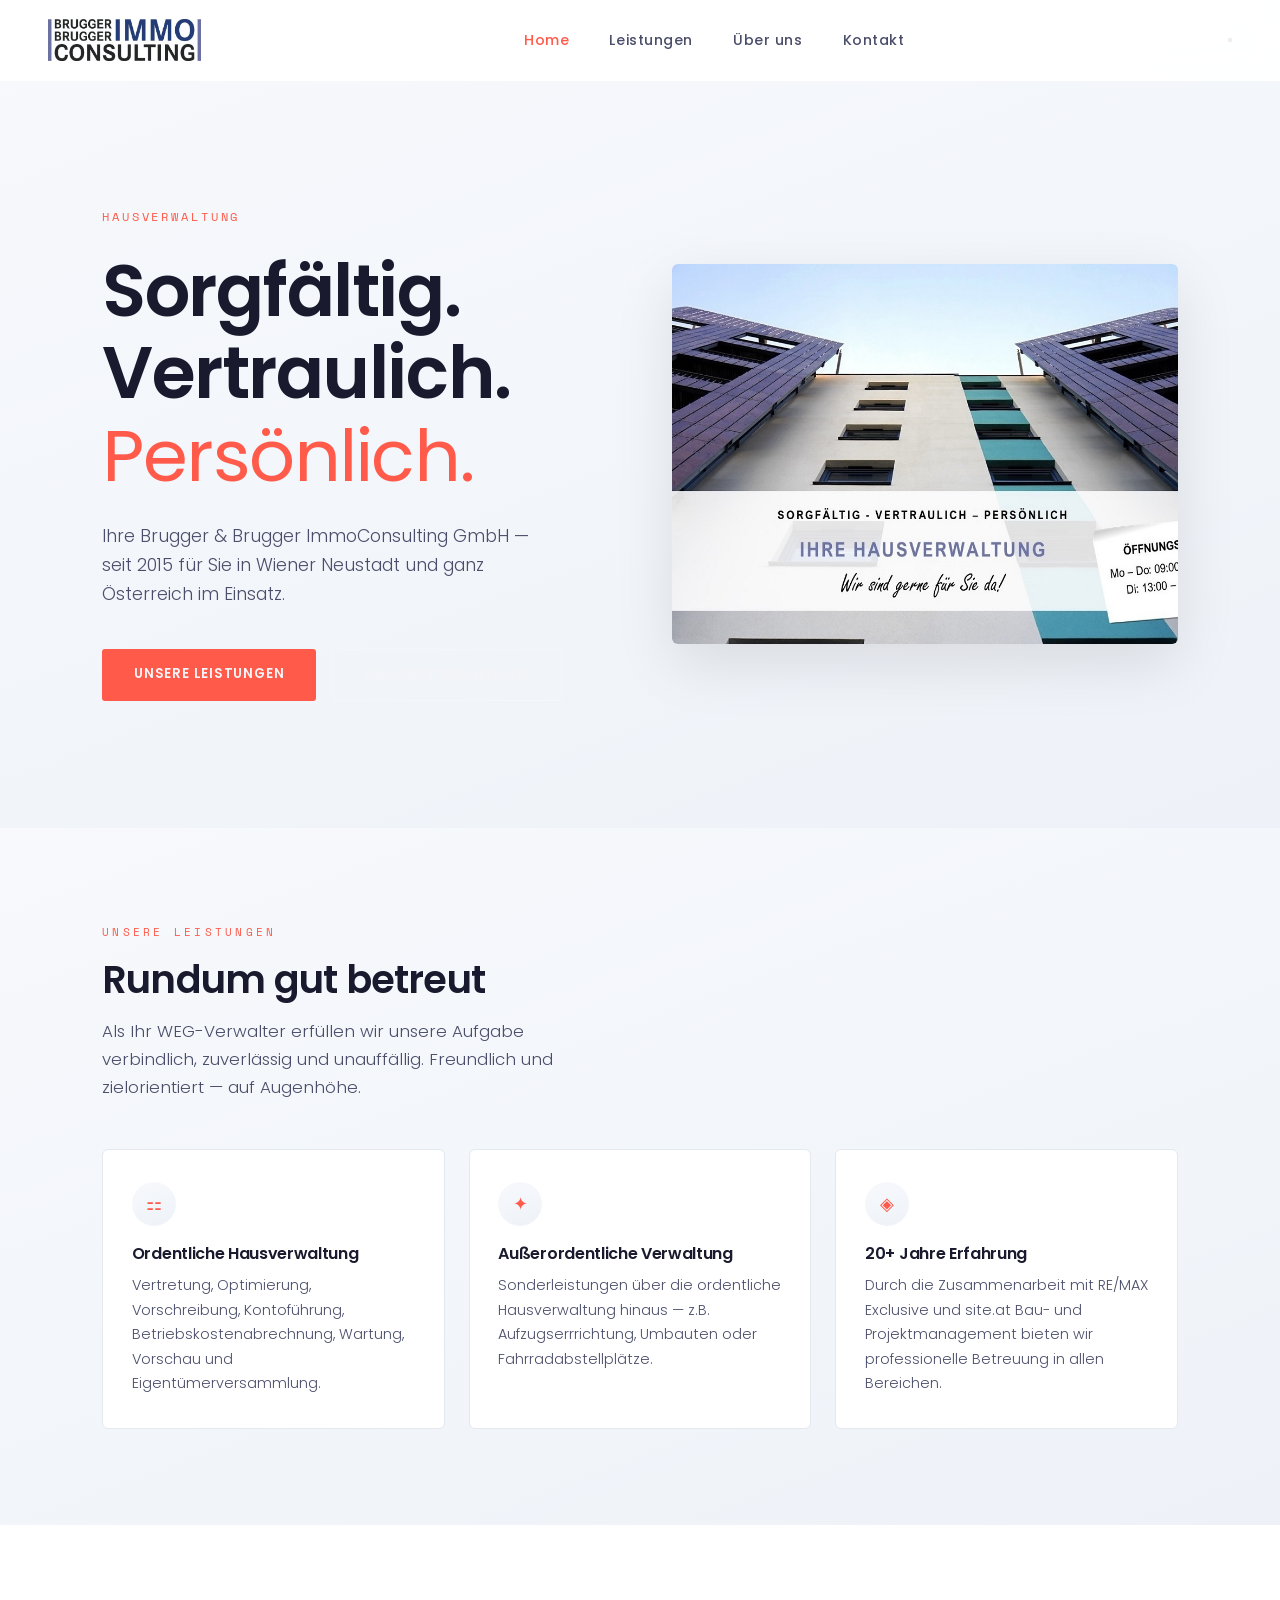
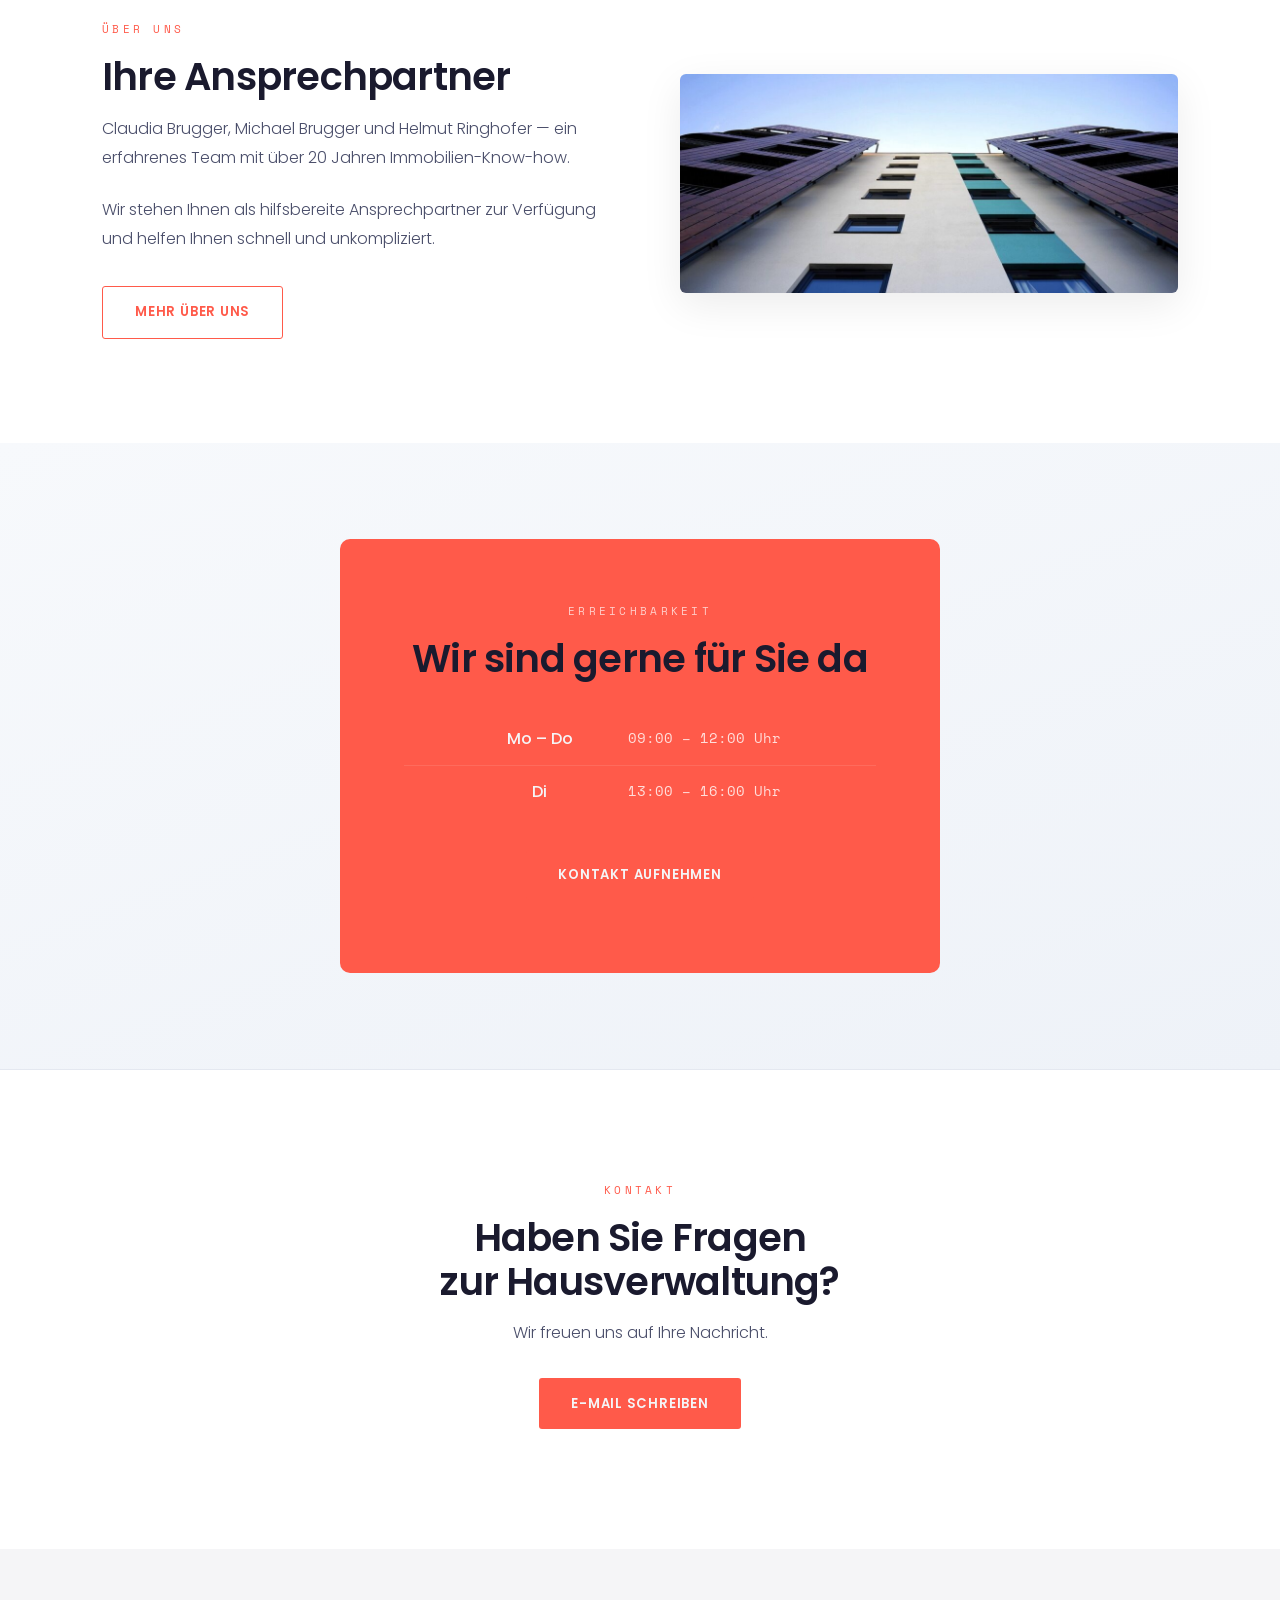
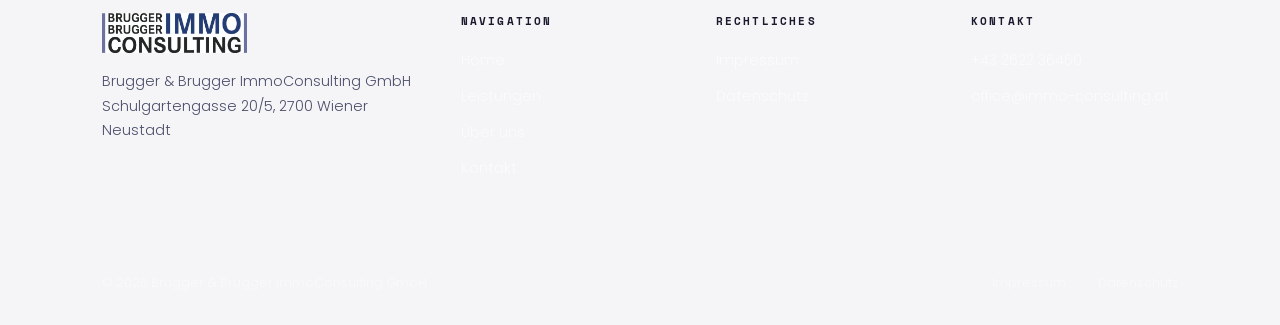
<file: index.html>
<!DOCTYPE html>
<html lang="de">
<head>
  <meta charset="UTF-8">
  <meta name="viewport" content="width=device-width, initial-scale=1.0">
  <title>Immo-Consulting — Hausverwaltung</title>
  <meta name="description" content="Brugger & Brugger ImmoConsulting GmbH — Ihre Hausverwaltung in Wiener Neustadt. Sorgfältig, vertraulich, persönlich.">
  <link rel="preconnect" href="https://fonts.googleapis.com">
  <link href="https://fonts.googleapis.com/css2?family=Poppins:wght@300;400;500;600;700&family=Space+Mono:wght@400;500&display=swap" rel="stylesheet">
  <link rel="stylesheet" href="css/style.css">
</head>
<body>

<nav class="nav">
  <a href="index.html" class="nav__logo">
    <img src="img/logo.jpg" alt="Immo-Consulting Logo">
  </a>
  <ul class="nav__links">
    <li><a href="index.html" class="active">Home</a></li>
    <li><a href="leistungen.html">Leistungen</a></li>
    <li><a href="ueber-uns.html">Über uns</a></li>
    <li><a href="kontakt.html">Kontakt</a></li>
  </ul>
  <button class="nav__burger" aria-label="Menu">
    <span></span><span></span><span></span>
  </button>
</nav>
<div class="nav__backdrop" id="navBackdrop"></div>

<!-- HERO -->
<section class="hero">
  <div class="hero__inner">
    <div class="hero__content">
      <div class="hero__tag">Hausverwaltung</div>
      <h1>Sorgfältig.<br>Vertraulich.<br><span class="accent">Persönlich.</span></h1>
      <p class="hero__sub">Ihre Brugger & Brugger ImmoConsulting GmbH — seit 2015 für Sie in Wiener Neustadt und ganz Österreich im Einsatz.</p>
      <div class="hero__btns">
        <a href="leistungen.html" class="btn btn--primary">Unsere Leistungen</a>
        <a href="kontakt.html" class="btn btn--outline">Kontakt aufnehmen</a>
      </div>
    </div>
    <div class="hero__image">
      <img src="img/hero.jpg" alt="Immo-Consulting">
    </div>
  </div>
</section>

<!-- SERVICES TEASER -->
<section class="section section--light">
  <div class="container">
    <div class="section__tag">Unsere Leistungen</div>
    <h2 class="section__title">Rundum gut betreut</h2>
    <p class="section__desc">Als Ihr WEG-Verwalter erfüllen wir unsere Aufgabe verbindlich, zuverlässig und unauffällig. Freundlich und zielorientiert — auf Augenhöhe.</p>

    <div class="services-grid">
      <div class="service-card">
        <div class="service-card__icon">⚏</div>
        <h3>Ordentliche Hausverwaltung</h3>
        <p>Vertretung, Optimierung, Vorschreibung, Kontoführung, Betriebskostenabrechnung, Wartung, Vorschau und Eigentümerversammlung.</p>
      </div>
      <div class="service-card">
        <div class="service-card__icon">✦</div>
        <h3>Außerordentliche Verwaltung</h3>
        <p>Sonderleistungen über die ordentliche Hausverwaltung hinaus — z.B. Aufzugserrrichtung, Umbauten oder Fahrradabstellplätze.</p>
      </div>
      <div class="service-card">
        <div class="service-card__icon">◈</div>
        <h3>20+ Jahre Erfahrung</h3>
        <p>Durch die Zusammenarbeit mit RE/MAX Exclusive und site.at Bau- und Projektmanagement bieten wir professionelle Betreuung in allen Bereichen.</p>
      </div>
    </div>
  </div>
</section>

<!-- TEAM TEASER -->
<section class="section">
  <div class="container">
    <div class="split-section">
      <div class="split-section__text">
        <div class="section__tag">Über uns</div>
        <h2 class="section__title">Ihre Ansprechpartner</h2>
        <p style="color: var(--text-light); margin-bottom: 1.5rem; font-weight: 300; line-height: 1.8;">
          Claudia Brugger, Michael Brugger und Helmut Ringhofer — ein erfahrenes Team mit über 20 Jahren Immobilien-Know-how.
        </p>
        <p style="color: var(--text-light); margin-bottom: 2rem; font-weight: 300; line-height: 1.8;">
          Wir stehen Ihnen als hilfsbereite Ansprechpartner zur Verfügung und helfen Ihnen schnell und unkompliziert.
        </p>
        <a href="ueber-uns.html" class="btn btn--outline btn--dark">Mehr über uns</a>
      </div>
      <div class="split-section__image">
        <img src="img/building.jpg" alt="Brugger & Brugger ImmoConsulting">
      </div>
    </div>
  </div>
</section>

<!-- OPENING HOURS -->
<section class="section section--light">
  <div class="container">
    <div class="hours-card">
      <div class="hours-card__inner">
        <div class="section__tag">Erreichbarkeit</div>
        <h2 class="section__title">Wir sind gerne für Sie da</h2>
        <div class="hours-list">
          <div class="hours-row">
            <span class="hours-day">Mo – Do</span>
            <span class="hours-time">09:00 – 12:00 Uhr</span>
          </div>
          <div class="hours-row">
            <span class="hours-day">Di</span>
            <span class="hours-time">13:00 – 16:00 Uhr</span>
          </div>
        </div>
        <div style="margin-top: 2rem;">
          <a href="kontakt.html" class="btn btn--primary">Kontakt aufnehmen</a>
        </div>
      </div>
    </div>
  </div>
</section>

<!-- CTA -->
<section class="cta-section">
  <div class="container">
    <div class="section__tag">Kontakt</div>
    <h2>Haben Sie Fragen<br>zur Hausverwaltung?</h2>
    <p>Wir freuen uns auf Ihre Nachricht.</p>
    <a href="mailto:office@immo-consulting.at" class="btn btn--primary">E-Mail schreiben</a>
  </div>
</section>

<!-- FOOTER -->
<footer class="footer">
  <div class="container">
    <div class="footer__grid">
      <div class="footer__brand">
        <img src="img/logo.jpg" alt="Immo-Consulting" style="height:40px; margin-bottom:1rem;">
        <p>Brugger & Brugger ImmoConsulting GmbH<br>Schulgartengasse 20/5, 2700 Wiener Neustadt</p>
      </div>
      <div class="footer__col">
        <h4>Navigation</h4>
        <ul>
          <li><a href="index.html">Home</a></li>
          <li><a href="leistungen.html">Leistungen</a></li>
          <li><a href="ueber-uns.html">Über uns</a></li>
          <li><a href="kontakt.html">Kontakt</a></li>
        </ul>
      </div>
      <div class="footer__col">
        <h4>Rechtliches</h4>
        <ul>
          <li><a href="impressum.html">Impressum</a></li>
          <li><a href="datenschutz.html">Datenschutz</a></li>
        </ul>
      </div>
      <div class="footer__col">
        <h4>Kontakt</h4>
        <ul>
          <li><a href="tel:+43262236460">+43 2622 36460</a></li>
          <li><a href="mailto:office@immo-consulting.at">office@immo-consulting.at</a></li>
        </ul>
      </div>
    </div>
    <div class="footer__bottom">
      <span>© 2026 Brugger & Brugger ImmoConsulting GmbH</span>
      <div class="footer__legal">
        <a href="impressum.html">Impressum</a>
        <a href="datenschutz.html">Datenschutz</a>
      </div>
    </div>
  </div>
</footer>

<script>
  (function() {
    var burger = document.querySelector('.nav__burger');
    var closeBtn = document.querySelector('.nav__close');
    var backdrop = document.getElementById('navBackdrop');
    if (!burger) return;

    function closeMenu() {
      document.body.classList.remove('nav-open');
      burger.classList.remove('toggle');
    }
    function openMenu() {
      document.body.classList.add('nav-open');
      burger.classList.add('toggle');
    }

    burger.addEventListener('click', function() {
      if (document.body.classList.contains('nav-open')) {
        closeMenu();
      } else {
        openMenu();
      }
    });

    if (closeBtn) closeBtn.addEventListener('click', closeMenu);
    if (backdrop) backdrop.addEventListener('click', closeMenu);
    document.querySelectorAll('.nav__links a').forEach(function(link) {
      link.addEventListener('click', closeMenu);
    });
  })();
</script>

</body>
</html>
</file>
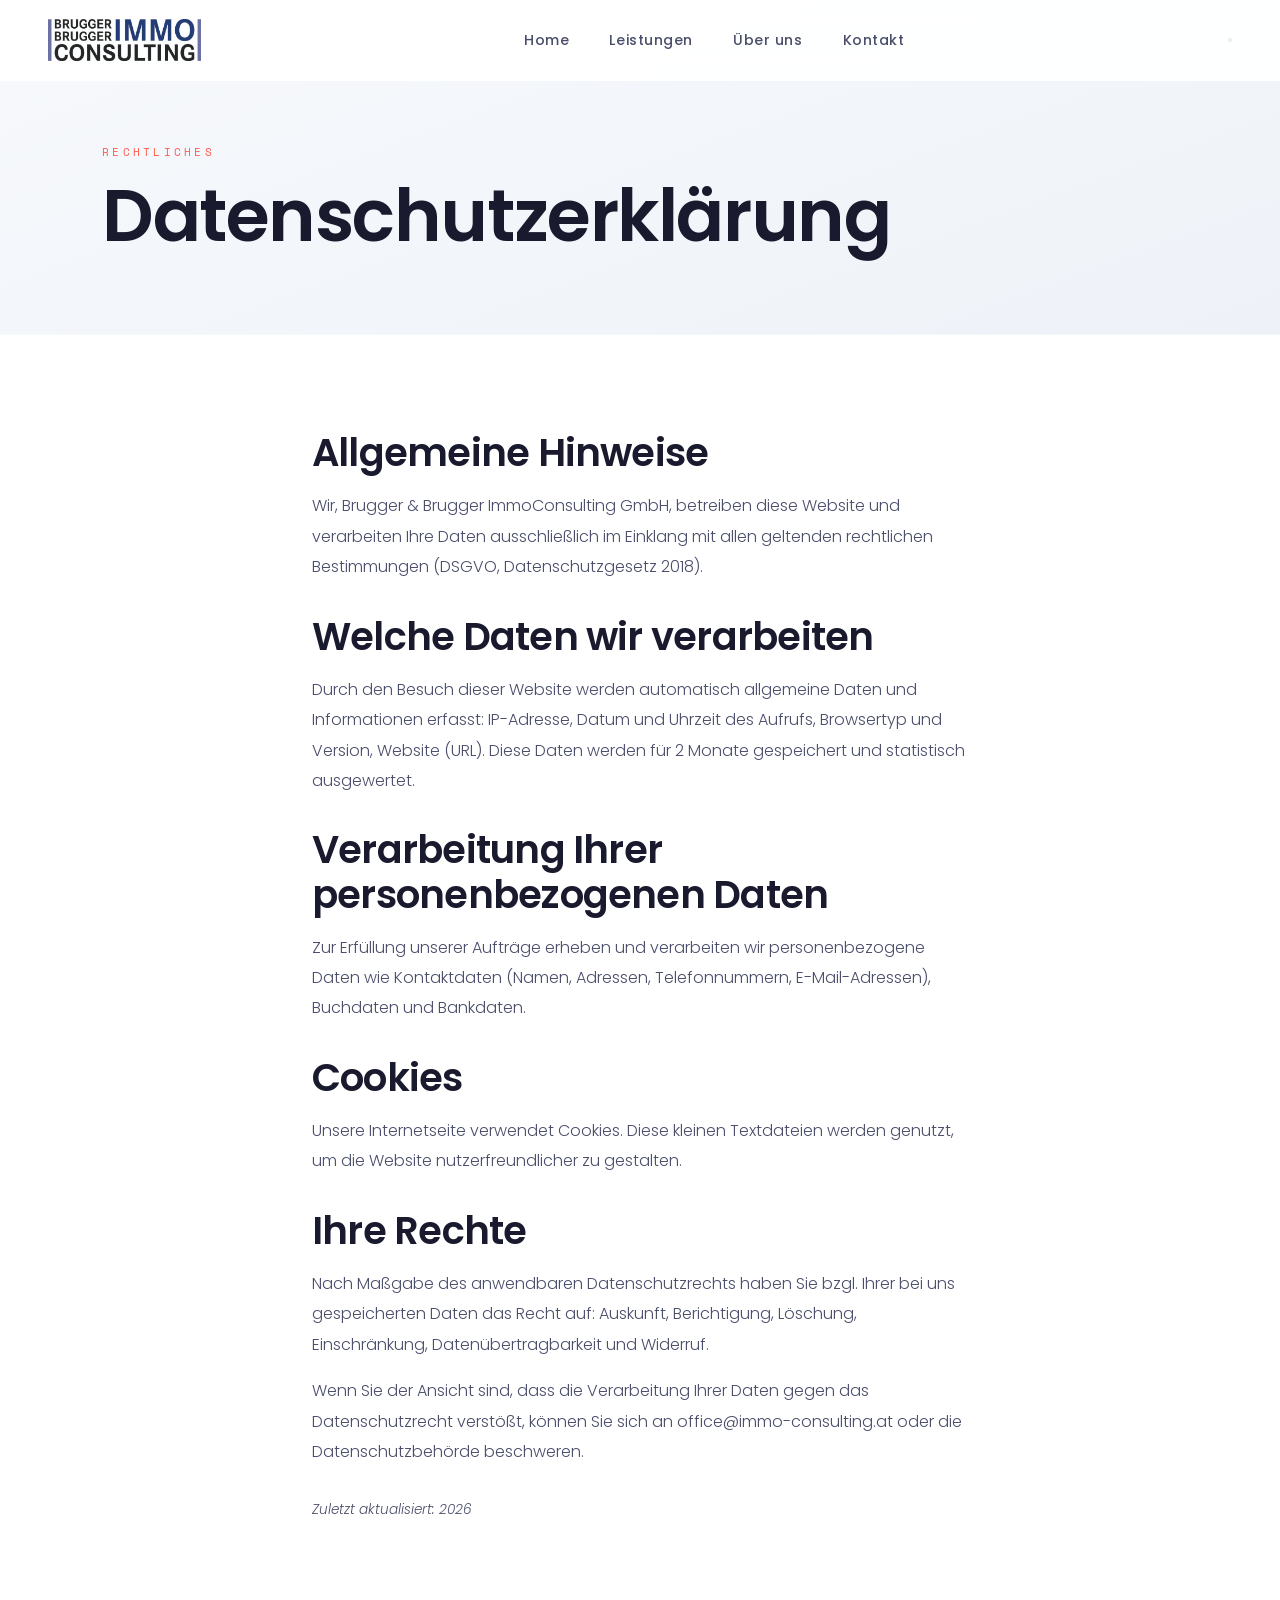
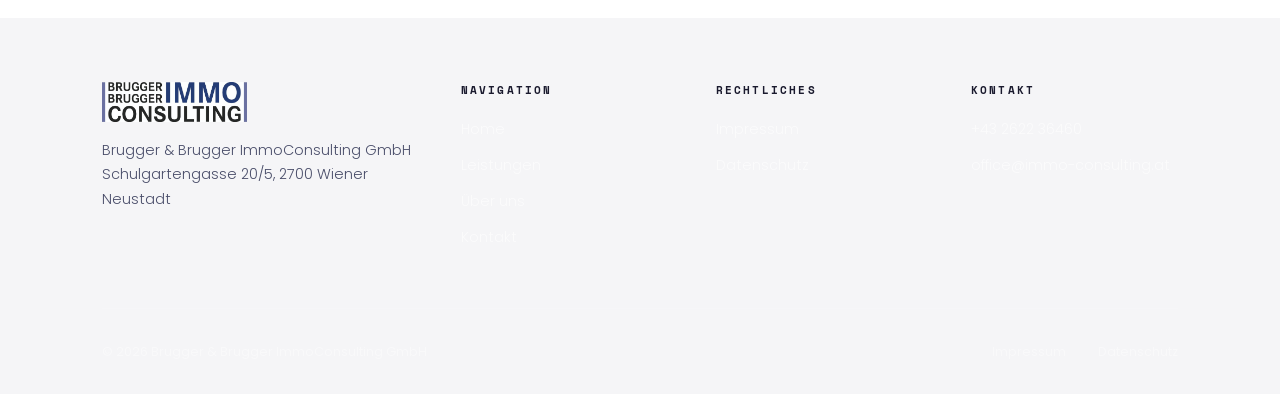
<file: datenschutz.html>
<!DOCTYPE html>
<html lang="de">
<head>
  <meta charset="UTF-8">
  <meta name="viewport" content="width=device-width, initial-scale=1.0">
  <title>Datenschutz — Immo-Consulting</title>
  <link rel="preconnect" href="https://fonts.googleapis.com">
  <link href="https://fonts.googleapis.com/css2?family=Poppins:wght@300;400;500;600;700&family=Space+Mono:wght@400;500&display=swap" rel="stylesheet">
  <link rel="stylesheet" href="css/style.css">
</head>
<body>

<nav class="nav">
  <a href="index.html" class="nav__logo"><img src="img/logo.jpg" alt="Immo-Consulting"></a>
  <ul class="nav__links">
    <li><a href="index.html">Home</a></li>
    <li><a href="leistungen.html">Leistungen</a></li>
    <li><a href="ueber-uns.html">Über uns</a></li>
    <li><a href="kontakt.html">Kontakt</a></li>
  </ul>
  <button class="nav__burger" aria-label="Menu"><span></span><span></span><span></span></button>
</nav>
<div class="nav__backdrop" id="navBackdrop"></div>

<header class="page-header">
  <div class="container">
    <div class="section__tag">Rechtliches</div>
    <h1>Datenschutzerklärung</h1>
  </div>
</header>

<section class="section">
  <div class="container" style="max-width: 720px;">

    <h2 style="margin-bottom:1rem;">Allgemeine Hinweise</h2>
    <p style="margin-bottom:2rem; line-height:1.9; font-weight:300;">
      Wir, Brugger & Brugger ImmoConsulting GmbH, betreiben diese Website und verarbeiten Ihre Daten ausschließlich im Einklang mit allen geltenden rechtlichen Bestimmungen (DSGVO, Datenschutzgesetz 2018).
    </p>

    <h2 style="margin-bottom:1rem;">Welche Daten wir verarbeiten</h2>
    <p style="margin-bottom:2rem; line-height:1.9; font-weight:300;">
      Durch den Besuch dieser Website werden automatisch allgemeine Daten und Informationen erfasst: IP-Adresse, Datum und Uhrzeit des Aufrufs, Browsertyp und Version, Website (URL). Diese Daten werden für 2 Monate gespeichert und statistisch ausgewertet.
    </p>

    <h2 style="margin-bottom:1rem;">Verarbeitung Ihrer personenbezogenen Daten</h2>
    <p style="margin-bottom:2rem; line-height:1.9; font-weight:300;">
      Zur Erfüllung unserer Aufträge erheben und verarbeiten wir personenbezogene Daten wie Kontaktdaten (Namen, Adressen, Telefonnummern, E-Mail-Adressen), Buchdaten und Bankdaten.
    </p>

    <h2 style="margin-bottom:1rem;">Cookies</h2>
    <p style="margin-bottom:2rem; line-height:1.9; font-weight:300;">
      Unsere Internetseite verwendet Cookies. Diese kleinen Textdateien werden genutzt, um die Website nutzerfreundlicher zu gestalten.
    </p>

    <h2 style="margin-bottom:1rem;">Ihre Rechte</h2>
    <p style="margin-bottom:1rem; line-height:1.9; font-weight:300;">
      Nach Maßgabe des anwendbaren Datenschutzrechts haben Sie bzgl. Ihrer bei uns gespeicherten Daten das Recht auf: Auskunft, Berichtigung, Löschung, Einschränkung, Datenübertragbarkeit und Widerruf.
    </p>
    <p style="margin-bottom:2rem; line-height:1.9; font-weight:300;">
      Wenn Sie der Ansicht sind, dass die Verarbeitung Ihrer Daten gegen das Datenschutzrecht verstößt, können Sie sich an <a href="mailto:office@immo-consulting.at" style="color:var(--slate);">office@immo-consulting.at</a> oder die Datenschutzbehörde beschweren.
    </p>

    <p style="color:var(--text-light); font-size:0.85rem; font-style:italic;">Zuletzt aktualisiert: 2026</p>
  </div>
</section>

<footer class="footer">
  <div class="container">
    <div class="footer__grid">
      <div class="footer__brand">
        <img src="img/logo.jpg" alt="" style="height:40px;margin-bottom:1rem;">
        <p>Brugger & Brugger ImmoConsulting GmbH<br>Schulgartengasse 20/5, 2700 Wiener Neustadt</p>
      </div>
      <div class="footer__col"><h4>Navigation</h4><ul>
        <li><a href="index.html">Home</a></li>
        <li><a href="leistungen.html">Leistungen</a></li>
        <li><a href="ueber-uns.html">Über uns</a></li>
        <li><a href="kontakt.html">Kontakt</a></li>
      </ul></div>
      <div class="footer__col"><h4>Rechtliches</h4><ul>
        <li><a href="impressum.html">Impressum</a></li>
        <li><a href="datenschutz.html">Datenschutz</a></li>
      </ul></div>
      <div class="footer__col"><h4>Kontakt</h4><ul>
        <li><a href="tel:+43262236460">+43 2622 36460</a></li>
        <li><a href="mailto:office@immo-consulting.at">office@immo-consulting.at</a></li>
      </ul></div>
    </div>
    <div class="footer__bottom">
      <span>© 2026 Brugger & Brugger ImmoConsulting GmbH</span>
      <div class="footer__legal"><a href="impressum.html">Impressum</a><a href="datenschutz.html">Datenschutz</a></div>
    </div>
  </div>
</footer>

<script>
  (function() {
    var burger = document.querySelector('.nav__burger');
    var closeBtn = document.querySelector('.nav__close');
    var backdrop = document.getElementById('navBackdrop');
    if (!burger) return;
    function closeMenu() { document.body.classList.remove('nav-open'); burger.classList.remove('toggle'); }
    function openMenu() { document.body.classList.add('nav-open'); burger.classList.add('toggle'); }
    burger.addEventListener('click', function() { if (document.body.classList.contains('nav-open')) closeMenu(); else openMenu(); });
    if (closeBtn) closeBtn.addEventListener('click', closeMenu);
    if (backdrop) backdrop.addEventListener('click', closeMenu);
    document.querySelectorAll('.nav__links a').forEach(function(link) { link.addEventListener('click', closeMenu); });
  })();
</script>

</body>
</html>
</file>
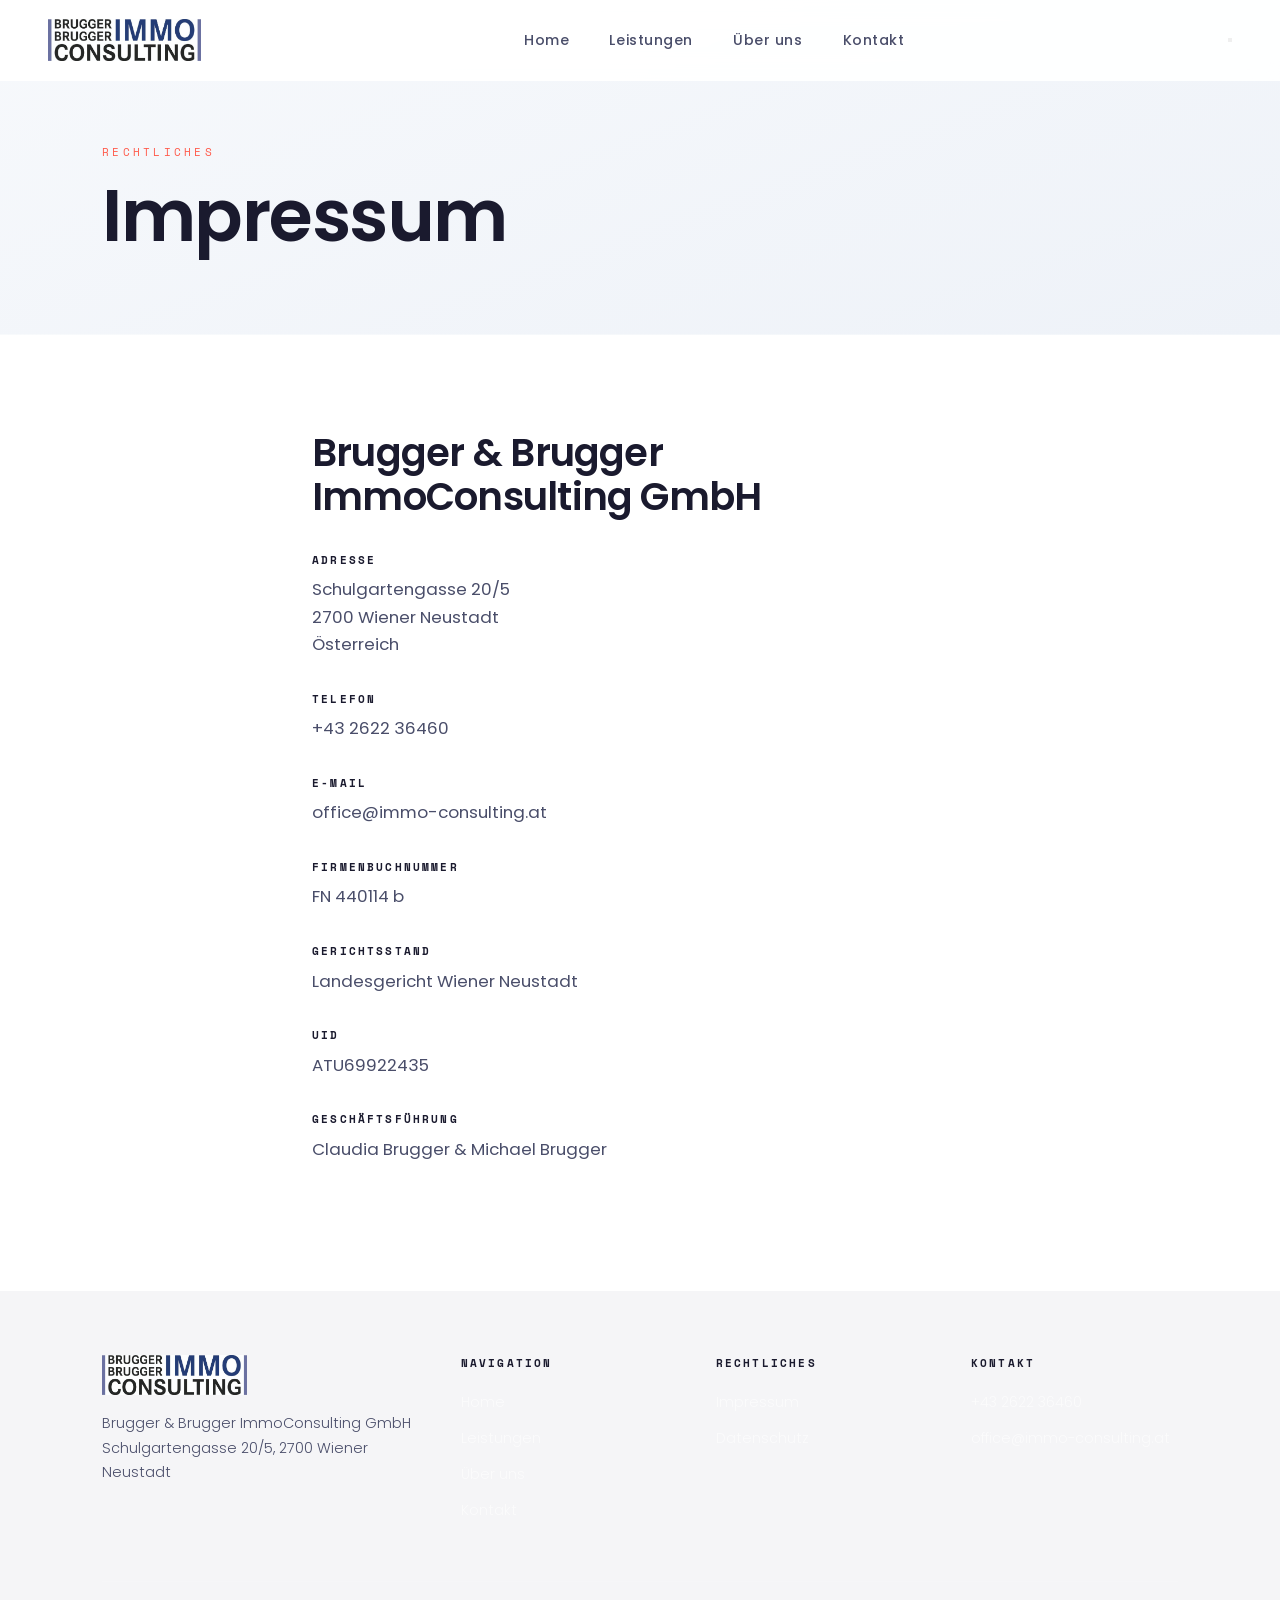
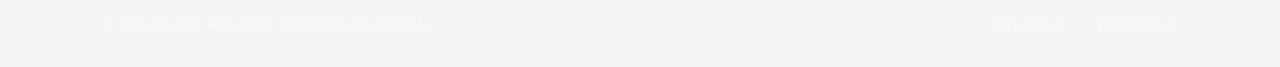
<file: impressum.html>
<!DOCTYPE html>
<html lang="de">
<head>
  <meta charset="UTF-8">
  <meta name="viewport" content="width=device-width, initial-scale=1.0">
  <title>Impressum — Immo-Consulting</title>
  <link rel="preconnect" href="https://fonts.googleapis.com">
  <link href="https://fonts.googleapis.com/css2?family=Poppins:wght@300;400;500;600;700&family=Space+Mono:wght@400;500&display=swap" rel="stylesheet">
  <link rel="stylesheet" href="css/style.css">
</head>
<body>

<nav class="nav">
  <a href="index.html" class="nav__logo"><img src="img/logo.jpg" alt="Immo-Consulting"></a>
  <ul class="nav__links">
    <li><a href="index.html">Home</a></li>
    <li><a href="leistungen.html">Leistungen</a></li>
    <li><a href="ueber-uns.html">Über uns</a></li>
    <li><a href="kontakt.html">Kontakt</a></li>
  </ul>
  <button class="nav__burger" aria-label="Menu"><span></span><span></span><span></span></button>
</nav>
<div class="nav__backdrop" id="navBackdrop"></div>

<header class="page-header">
  <div class="container">
    <div class="section__tag">Rechtliches</div>
    <h1>Impressum</h1>
  </div>
</header>

<section class="section">
  <div class="container" style="max-width: 720px;">
    <h2 style="margin-bottom:2rem;">Brugger & Brugger ImmoConsulting GmbH</h2>

    <div class="contact-info__item">
      <h4>Adresse</h4>
      <p>Schulgartengasse 20/5<br>2700 Wiener Neustadt<br>Österreich</p>
    </div>

    <div class="contact-info__item">
      <h4>Telefon</h4>
      <p>+43 2622 36460</p>
    </div>

    <div class="contact-info__item">
      <h4>E-Mail</h4>
      <p>office@immo-consulting.at</p>
    </div>

    <div class="contact-info__item">
      <h4>Firmenbuchnummer</h4>
      <p>FN 440114 b</p>
    </div>

    <div class="contact-info__item">
      <h4>Gerichtsstand</h4>
      <p>Landesgericht Wiener Neustadt</p>
    </div>

    <div class="contact-info__item">
      <h4>UID</h4>
      <p>ATU69922435</p>
    </div>

    <div class="contact-info__item">
      <h4>Geschäftsführung</h4>
      <p>Claudia Brugger & Michael Brugger</p>
    </div>
  </div>
</section>

<footer class="footer">
  <div class="container">
    <div class="footer__grid">
      <div class="footer__brand">
        <img src="img/logo.jpg" alt="" style="height:40px;margin-bottom:1rem;">
        <p>Brugger & Brugger ImmoConsulting GmbH<br>Schulgartengasse 20/5, 2700 Wiener Neustadt</p>
      </div>
      <div class="footer__col"><h4>Navigation</h4><ul>
        <li><a href="index.html">Home</a></li>
        <li><a href="leistungen.html">Leistungen</a></li>
        <li><a href="ueber-uns.html">Über uns</a></li>
        <li><a href="kontakt.html">Kontakt</a></li>
      </ul></div>
      <div class="footer__col"><h4>Rechtliches</h4><ul>
        <li><a href="impressum.html">Impressum</a></li>
        <li><a href="datenschutz.html">Datenschutz</a></li>
      </ul></div>
      <div class="footer__col"><h4>Kontakt</h4><ul>
        <li><a href="tel:+43262236460">+43 2622 36460</a></li>
        <li><a href="mailto:office@immo-consulting.at">office@immo-consulting.at</a></li>
      </ul></div>
    </div>
    <div class="footer__bottom">
      <span>© 2026 Brugger & Brugger ImmoConsulting GmbH</span>
      <div class="footer__legal"><a href="impressum.html">Impressum</a><a href="datenschutz.html">Datenschutz</a></div>
    </div>
  </div>
</footer>

<script>
  (function() {
    var burger = document.querySelector('.nav__burger');
    var closeBtn = document.querySelector('.nav__close');
    var backdrop = document.getElementById('navBackdrop');
    if (!burger) return;
    function closeMenu() { document.body.classList.remove('nav-open'); burger.classList.remove('toggle'); }
    function openMenu() { document.body.classList.add('nav-open'); burger.classList.add('toggle'); }
    burger.addEventListener('click', function() { if (document.body.classList.contains('nav-open')) closeMenu(); else openMenu(); });
    if (closeBtn) closeBtn.addEventListener('click', closeMenu);
    if (backdrop) backdrop.addEventListener('click', closeMenu);
    document.querySelectorAll('.nav__links a').forEach(function(link) { link.addEventListener('click', closeMenu); });
  })();
</script>

</body>
</html>
</file>
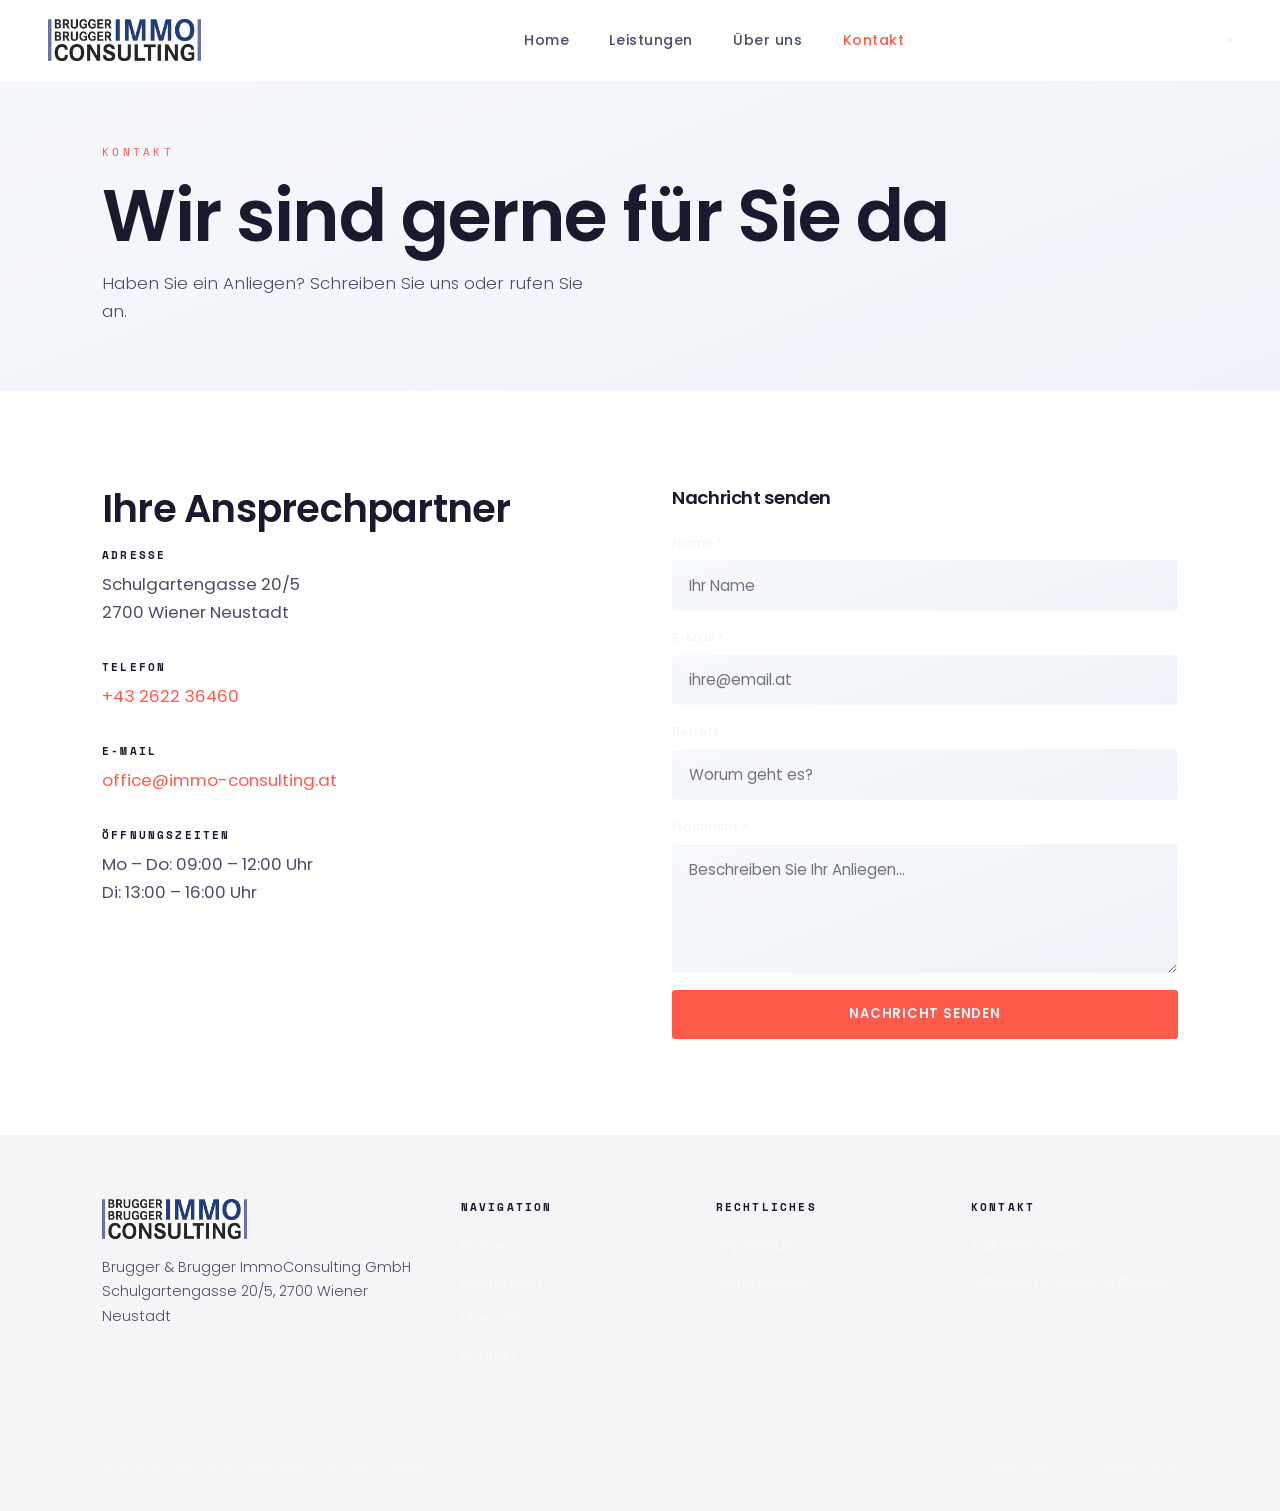
<file: kontakt.html>
<!DOCTYPE html>
<html lang="de">
<head>
  <meta charset="UTF-8">
  <meta name="viewport" content="width=device-width, initial-scale=1.0">
  <title>Kontakt — Immo-Consulting</title>
  <link rel="preconnect" href="https://fonts.googleapis.com">
  <link href="https://fonts.googleapis.com/css2?family=Poppins:wght@300;400;500;600;700&family=Space+Mono:wght@400;500&display=swap" rel="stylesheet">
  <link rel="stylesheet" href="css/style.css">
</head>
<body>

<nav class="nav">
  <a href="index.html" class="nav__logo"><img src="img/logo.jpg" alt="Immo-Consulting"></a>
  <ul class="nav__links">
    <li><a href="index.html">Home</a></li>
    <li><a href="leistungen.html">Leistungen</a></li>
    <li><a href="ueber-uns.html">Über uns</a></li>
    <li><a href="kontakt.html" class="active">Kontakt</a></li>
  </ul>
  <button class="nav__burger" aria-label="Menu"><span></span><span></span><span></span></button>
</nav>
<div class="nav__backdrop" id="navBackdrop"></div>

<header class="page-header">
  <div class="container">
    <div class="section__tag">Kontakt</div>
    <h1>Wir sind gerne für Sie da</h1>
    <p>Haben Sie ein Anliegen? Schreiben Sie uns oder rufen Sie an.</p>
  </div>
</header>

<section class="section">
  <div class="container">
    <div class="contact-grid">
      <div>
        <h2 class="section__title">Ihre Ansprechpartner</h2>

        <div class="contact-info__item">
          <h4>Adresse</h4>
          <p>Schulgartengasse 20/5<br>2700 Wiener Neustadt</p>
        </div>

        <div class="contact-info__item">
          <h4>Telefon</h4>
          <p><a href="tel:+43262236460">+43 2622 36460</a></p>
        </div>

        <div class="contact-info__item">
          <h4>E-Mail</h4>
          <p><a href="mailto:office@immo-consulting.at">office@immo-consulting.at</a></p>
        </div>

        <div class="contact-info__item">
          <h4>Öffnungszeiten</h4>
          <p>Mo – Do: 09:00 – 12:00 Uhr<br>Di: 13:00 – 16:00 Uhr</p>
        </div>
      </div>

      <div>
        <h3 style="margin-bottom: 1.5rem;">Nachricht senden</h3>
        <form onsubmit="alert('Vielen Dank für Ihre Nachricht!'); return false;">
          <div class="form-group">
            <label for="name">Name *</label>
            <input type="text" id="name" name="name" required placeholder="Ihr Name">
          </div>
          <div class="form-group">
            <label for="email">E-Mail *</label>
            <input type="email" id="email" name="email" required placeholder="ihre@email.at">
          </div>
          <div class="form-group">
            <label for="subject">Betreff</label>
            <input type="text" id="subject" name="subject" placeholder="Worum geht es?">
          </div>
          <div class="form-group">
            <label for="message">Nachricht *</label>
            <textarea id="message" name="message" required placeholder="Beschreiben Sie Ihr Anliegen..."></textarea>
          </div>
          <button type="submit" class="btn btn--primary" style="width:100%;">Nachricht senden</button>
        </form>
      </div>
    </div>
  </div>
</section>

<footer class="footer">
  <div class="container">
    <div class="footer__grid">
      <div class="footer__brand">
        <img src="img/logo.jpg" alt="" style="height:40px;margin-bottom:1rem;">
        <p>Brugger & Brugger ImmoConsulting GmbH<br>Schulgartengasse 20/5, 2700 Wiener Neustadt</p>
      </div>
      <div class="footer__col"><h4>Navigation</h4><ul>
        <li><a href="index.html">Home</a></li>
        <li><a href="leistungen.html">Leistungen</a></li>
        <li><a href="ueber-uns.html">Über uns</a></li>
        <li><a href="kontakt.html">Kontakt</a></li>
      </ul></div>
      <div class="footer__col"><h4>Rechtliches</h4><ul>
        <li><a href="impressum.html">Impressum</a></li>
        <li><a href="datenschutz.html">Datenschutz</a></li>
      </ul></div>
      <div class="footer__col"><h4>Kontakt</h4><ul>
        <li><a href="tel:+43262236460">+43 2622 36460</a></li>
        <li><a href="mailto:office@immo-consulting.at">office@immo-consulting.at</a></li>
      </ul></div>
    </div>
    <div class="footer__bottom">
      <span>© 2026 Brugger & Brugger ImmoConsulting GmbH</span>
      <div class="footer__legal"><a href="impressum.html">Impressum</a><a href="datenschutz.html">Datenschutz</a></div>
    </div>
  </div>
</footer>

<script>
  (function() {
    var burger = document.querySelector('.nav__burger');
    var closeBtn = document.querySelector('.nav__close');
    var backdrop = document.getElementById('navBackdrop');
    if (!burger) return;
    function closeMenu() { document.body.classList.remove('nav-open'); burger.classList.remove('toggle'); }
    function openMenu() { document.body.classList.add('nav-open'); burger.classList.add('toggle'); }
    burger.addEventListener('click', function() { if (document.body.classList.contains('nav-open')) closeMenu(); else openMenu(); });
    if (closeBtn) closeBtn.addEventListener('click', closeMenu);
    if (backdrop) backdrop.addEventListener('click', closeMenu);
    document.querySelectorAll('.nav__links a').forEach(function(link) { link.addEventListener('click', closeMenu); });
  })();
</script>

</body>
</html>
</file>
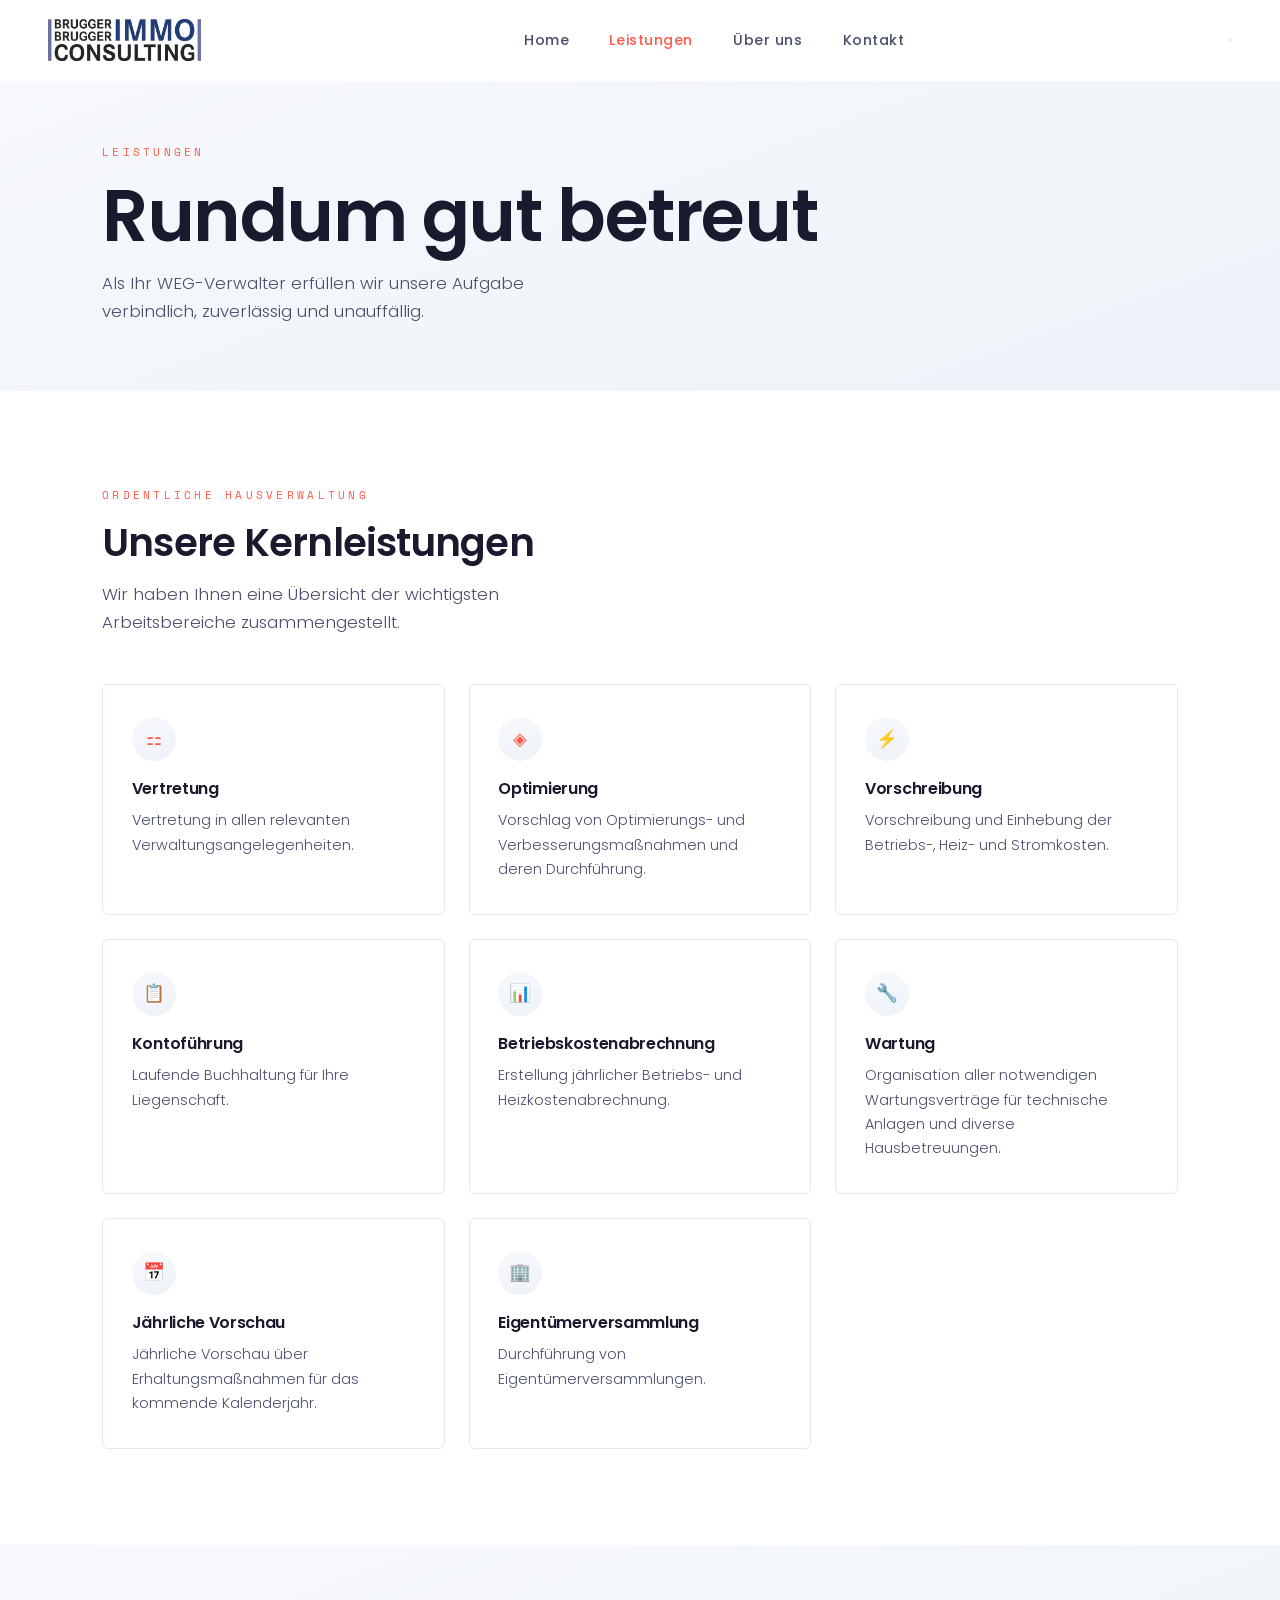
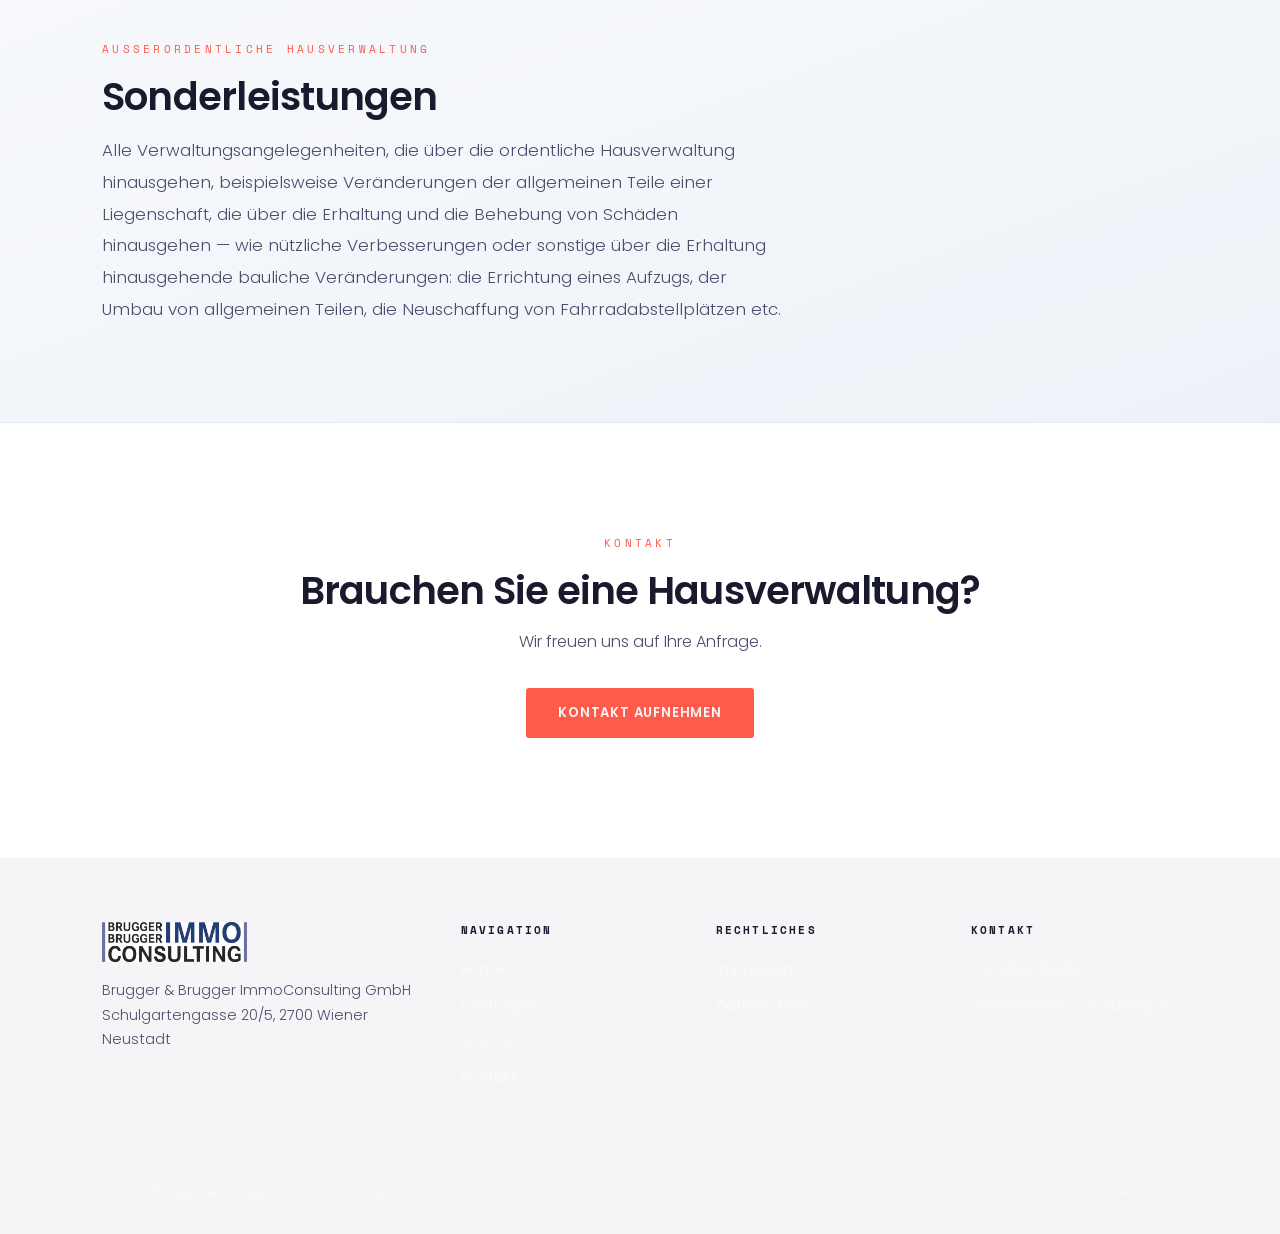
<file: leistungen.html>
<!DOCTYPE html>
<html lang="de">
<head>
  <meta charset="UTF-8">
  <meta name="viewport" content="width=device-width, initial-scale=1.0">
  <title>Leistungen — Immo-Consulting</title>
  <link rel="preconnect" href="https://fonts.googleapis.com">
  <link href="https://fonts.googleapis.com/css2?family=Poppins:wght@300;400;500;600;700&family=Space+Mono:wght@400;500&display=swap" rel="stylesheet">
  <link rel="stylesheet" href="css/style.css">
</head>
<body>

<nav class="nav">
  <a href="index.html" class="nav__logo"><img src="img/logo.jpg" alt="Immo-Consulting"></a>
  <ul class="nav__links">
    <li><a href="index.html">Home</a></li>
    <li><a href="leistungen.html" class="active">Leistungen</a></li>
    <li><a href="ueber-uns.html">Über uns</a></li>
    <li><a href="kontakt.html">Kontakt</a></li>
  </ul>
  <button class="nav__burger" aria-label="Menu"><span></span><span></span><span></span></button>
</nav>
<div class="nav__backdrop" id="navBackdrop"></div>

<header class="page-header">
  <div class="container">
    <div class="section__tag">Leistungen</div>
    <h1>Rundum gut betreut</h1>
    <p>Als Ihr WEG-Verwalter erfüllen wir unsere Aufgabe verbindlich, zuverlässig und unauffällig.</p>
  </div>
</header>

<section class="section">
  <div class="container">
    <div class="section__tag">Ordentliche Hausverwaltung</div>
    <h2 class="section__title">Unsere Kernleistungen</h2>
    <p class="section__desc">Wir haben Ihnen eine Übersicht der wichtigsten Arbeitsbereiche zusammengestellt.</p>

    <div class="services-grid">
      <div class="service-card">
        <div class="service-card__icon">⚏</div>
        <h3>Vertretung</h3>
        <p>Vertretung in allen relevanten Verwaltungsangelegenheiten.</p>
      </div>
      <div class="service-card">
        <div class="service-card__icon">◈</div>
        <h3>Optimierung</h3>
        <p>Vorschlag von Optimierungs- und Verbesserungsmaßnahmen und deren Durchführung.</p>
      </div>
      <div class="service-card">
        <div class="service-card__icon">⚡</div>
        <h3>Vorschreibung</h3>
        <p>Vorschreibung und Einhebung der Betriebs-, Heiz- und Stromkosten.</p>
      </div>
      <div class="service-card">
        <div class="service-card__icon">📋</div>
        <h3>Kontoführung</h3>
        <p>Laufende Buchhaltung für Ihre Liegenschaft.</p>
      </div>
      <div class="service-card">
        <div class="service-card__icon">📊</div>
        <h3>Betriebskostenabrechnung</h3>
        <p>Erstellung jährlicher Betriebs- und Heizkostenabrechnung.</p>
      </div>
      <div class="service-card">
        <div class="service-card__icon">🔧</div>
        <h3>Wartung</h3>
        <p>Organisation aller notwendigen Wartungsverträge für technische Anlagen und diverse Hausbetreuungen.</p>
      </div>
      <div class="service-card">
        <div class="service-card__icon">📅</div>
        <h3>Jährliche Vorschau</h3>
        <p>Jährliche Vorschau über Erhaltungsmaßnahmen für das kommende Kalenderjahr.</p>
      </div>
      <div class="service-card">
        <div class="service-card__icon">🏢</div>
        <h3>Eigentümerversammlung</h3>
        <p>Durchführung von Eigentümerversammlungen.</p>
      </div>
    </div>
  </div>
</section>

<section class="section section--light">
  <div class="container">
    <div class="section__tag">Außerordentliche Hausverwaltung</div>
    <h2 class="section__title">Sonderleistungen</h2>
    <p style="color: var(--text-light); font-weight: 300; max-width: 680px; line-height: 1.9; font-size: 1.05rem;">
      Alle Verwaltungsangelegenheiten, die über die ordentliche Hausverwaltung hinausgehen, beispielsweise Veränderungen der allgemeinen Teile einer Liegenschaft, die über die Erhaltung und die Behebung von Schäden hinausgehen — wie nützliche Verbesserungen oder sonstige über die Erhaltung hinausgehende bauliche Veränderungen: die Errichtung eines Aufzugs, der Umbau von allgemeinen Teilen, die Neuschaffung von Fahrradabstellplätzen etc.
    </p>
  </div>
</section>

<div class="cta-section">
  <div class="container">
    <div class="section__tag">Kontakt</div>
    <h2>Brauchen Sie eine Hausverwaltung?</h2>
    <p>Wir freuen uns auf Ihre Anfrage.</p>
    <a href="kontakt.html" class="btn btn--primary">Kontakt aufnehmen</a>
  </div>
</div>

<footer class="footer">
  <div class="container">
    <div class="footer__grid">
      <div class="footer__brand">
        <img src="img/logo.jpg" alt="" style="height:40px;margin-bottom:1rem;">
        <p>Brugger & Brugger ImmoConsulting GmbH<br>Schulgartengasse 20/5, 2700 Wiener Neustadt</p>
      </div>
      <div class="footer__col">
        <h4>Navigation</h4>
        <ul>
          <li><a href="index.html">Home</a></li>
          <li><a href="leistungen.html">Leistungen</a></li>
          <li><a href="ueber-uns.html">Über uns</a></li>
          <li><a href="kontakt.html">Kontakt</a></li>
        </ul>
      </div>
      <div class="footer__col">
        <h4>Rechtliches</h4>
        <ul>
          <li><a href="impressum.html">Impressum</a></li>
          <li><a href="datenschutz.html">Datenschutz</a></li>
        </ul>
      </div>
      <div class="footer__col">
        <h4>Kontakt</h4>
        <ul>
          <li><a href="tel:+43262236460">+43 2622 36460</a></li>
          <li><a href="mailto:office@immo-consulting.at">office@immo-consulting.at</a></li>
        </ul>
      </div>
    </div>
    <div class="footer__bottom">
      <span>© 2026 Brugger & Brugger ImmoConsulting GmbH</span>
      <div class="footer__legal">
        <a href="impressum.html">Impressum</a>
        <a href="datenschutz.html">Datenschutz</a>
      </div>
    </div>
  </div>
</footer>

<script>
  (function() {
    var burger = document.querySelector('.nav__burger');
    var closeBtn = document.querySelector('.nav__close');
    var backdrop = document.getElementById('navBackdrop');
    if (!burger) return;
    function closeMenu() { document.body.classList.remove('nav-open'); burger.classList.remove('toggle'); }
    function openMenu() { document.body.classList.add('nav-open'); burger.classList.add('toggle'); }
    burger.addEventListener('click', function() {
      if (document.body.classList.contains('nav-open')) closeMenu(); else openMenu();
    });
    if (closeBtn) closeBtn.addEventListener('click', closeMenu);
    if (backdrop) backdrop.addEventListener('click', closeMenu);
    document.querySelectorAll('.nav__links a').forEach(function(link) { link.addEventListener('click', closeMenu); });
  })();
</script>

</body>
</html>
</file>
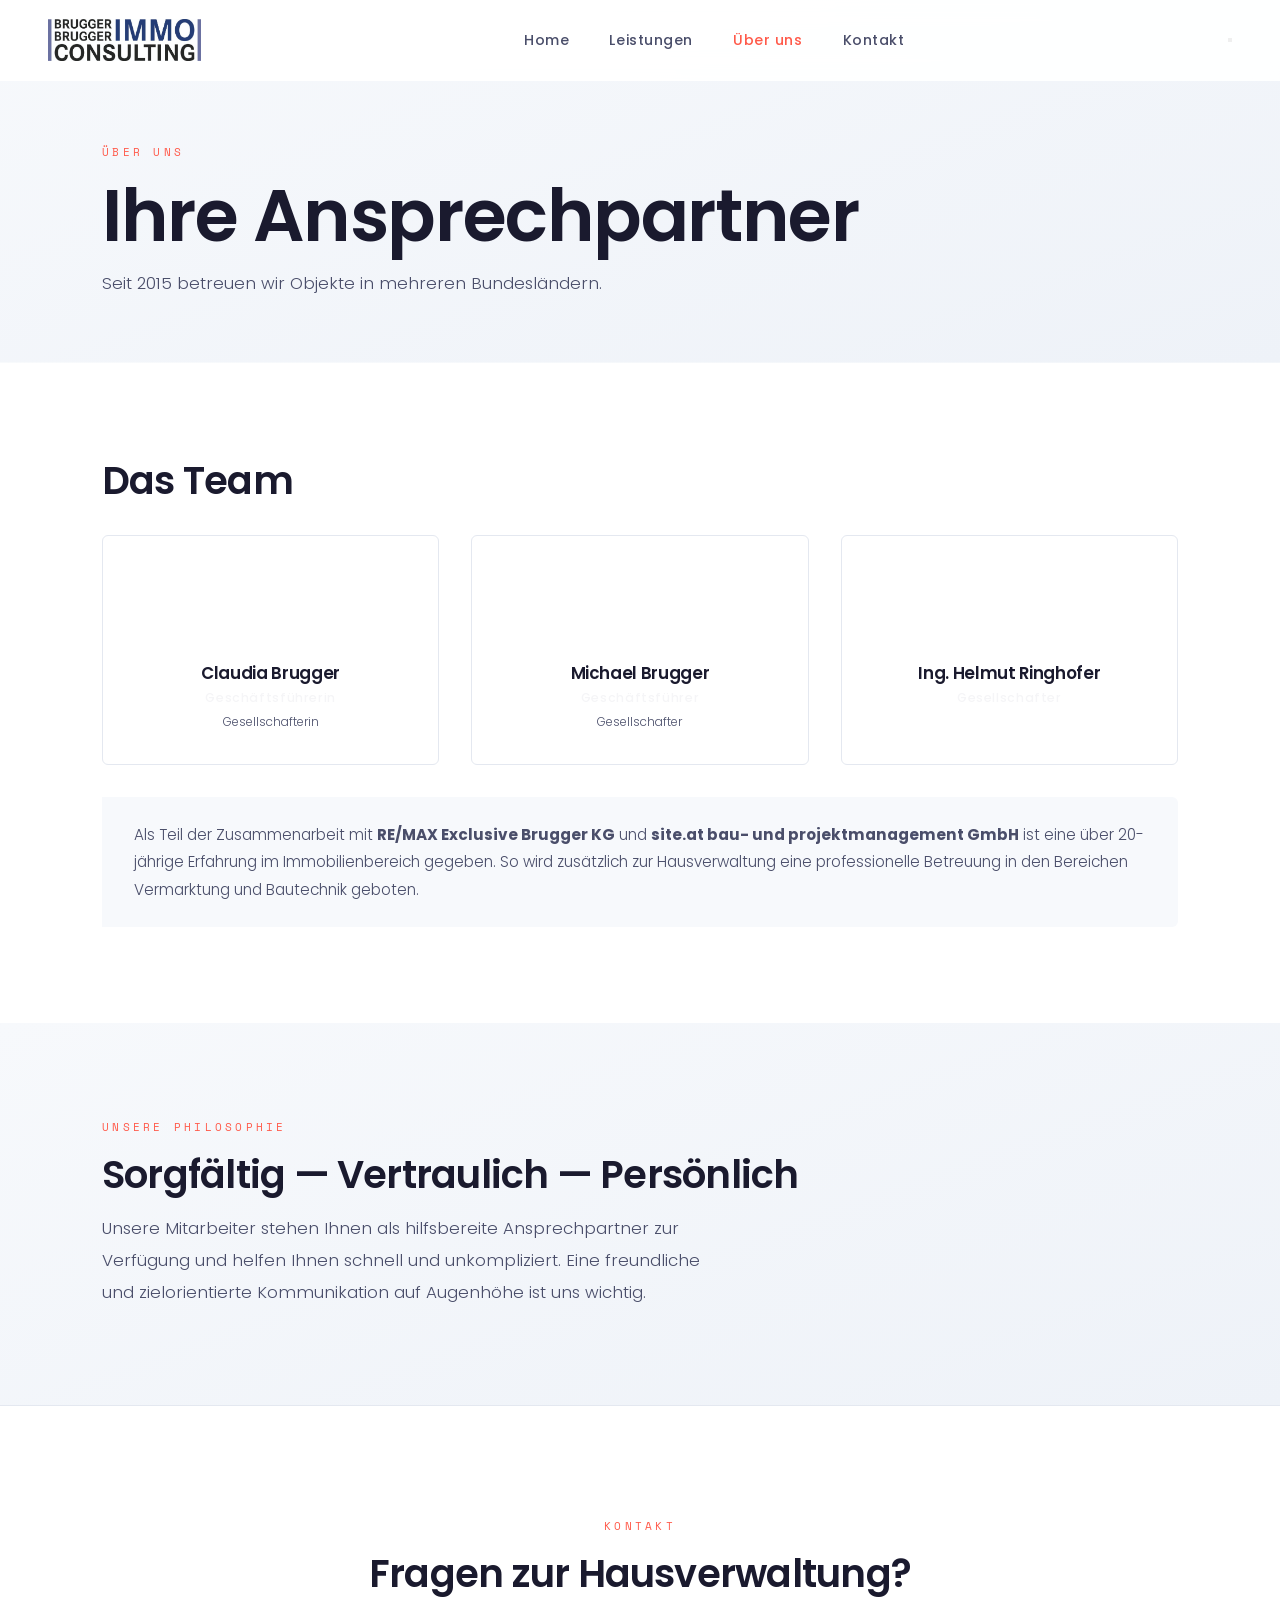
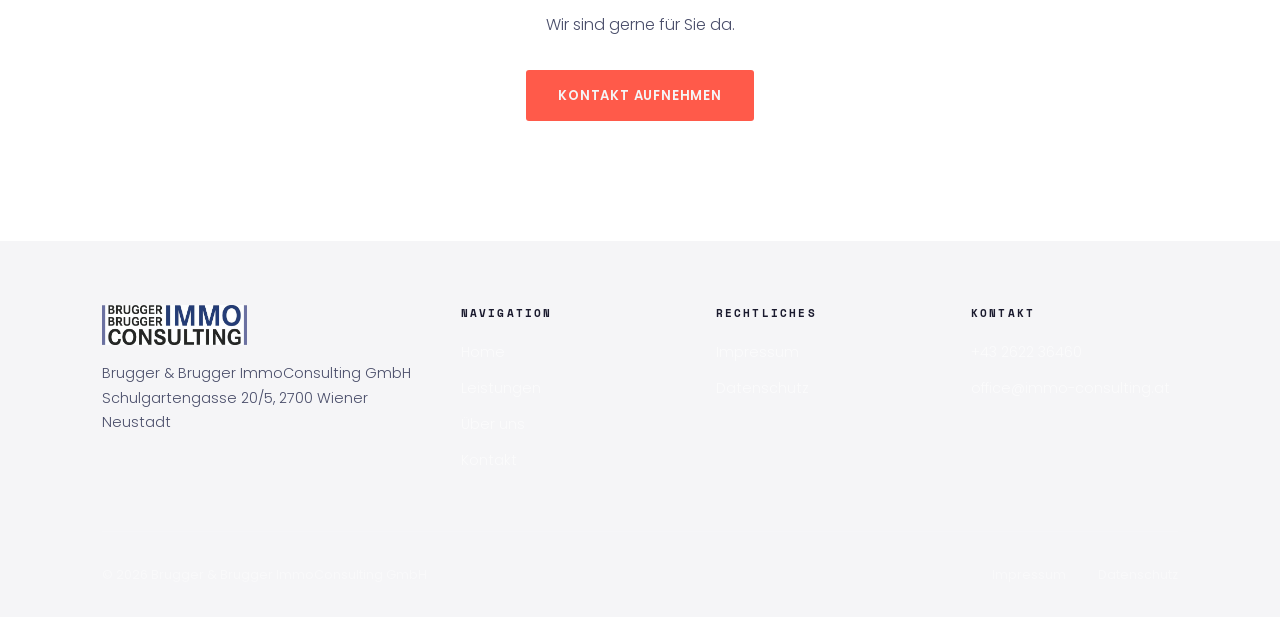
<file: ueber-uns.html>
<!DOCTYPE html>
<html lang="de">
<head>
  <meta charset="UTF-8">
  <meta name="viewport" content="width=device-width, initial-scale=1.0">
  <title>Über uns — Immo-Consulting</title>
  <link rel="preconnect" href="https://fonts.googleapis.com">
  <link href="https://fonts.googleapis.com/css2?family=Poppins:wght@300;400;500;600;700&family=Space+Mono:wght@400;500&display=swap" rel="stylesheet">
  <link rel="stylesheet" href="css/style.css">
  <style>
    .team-grid { display: grid; grid-template-columns: repeat(3, 1fr); gap: 2rem; margin-top: 2rem; }
    .team-card { text-align: center; padding: 2rem 1rem; border: 1px solid var(--border); border-radius: 6px; }
    .team-card__avatar { width: 80px; height: 80px; background: var(--slate); border-radius: 50%; margin: 0 auto 1rem; display: flex; align-items: center; justify-content: center; font-size: 1.5rem; color: white; font-weight: 600; }
    .team-card h3 { font-size: 1.05rem; margin-bottom: 0.3rem; }
    .team-card__role { font-size: 0.78rem; color: var(--accent); font-weight: 500; letter-spacing: 0.05em; }
    .team-card__role2 { font-size: 0.75rem; color: var(--text-light); font-weight: 300; margin-top: 0.2rem; }
    .partners-note { background: var(--offwhite); border-left: 3px solid var(--accent); padding: 1.5rem 2rem; border-radius: 0 6px 6px 0; margin-top: 2rem; }
    .partners-note p { font-size: 0.95rem; color: var(--text-light); font-weight: 300; line-height: 1.8; }
    @media(max-width: 768px) { .team-grid { grid-template-columns: 1fr; } }
  </style>
</head>
<body>

<nav class="nav">
  <a href="index.html" class="nav__logo"><img src="img/logo.jpg" alt="Immo-Consulting"></a>
  <ul class="nav__links">
    <li><a href="index.html">Home</a></li>
    <li><a href="leistungen.html">Leistungen</a></li>
    <li><a href="ueber-uns.html" class="active">Über uns</a></li>
    <li><a href="kontakt.html">Kontakt</a></li>
  </ul>
  <button class="nav__burger" aria-label="Menu"><span></span><span></span><span></span></button>
</nav>
<div class="nav__backdrop" id="navBackdrop"></div>

<header class="page-header">
  <div class="container">
    <div class="section__tag">Über uns</div>
    <h1>Ihre Ansprechpartner</h1>
    <p>Seit 2015 betreuen wir Objekte in mehreren Bundesländern.</p>
  </div>
</header>

<section class="section">
  <div class="container">
    <h2 class="section__title">Das Team</h2>
    <div class="team-grid">
      <div class="team-card">
        <div class="team-card__avatar">CB</div>
        <h3>Claudia Brugger</h3>
        <div class="team-card__role">Geschäftsführerin</div>
        <div class="team-card__role2">Gesellschafterin</div>
      </div>
      <div class="team-card">
        <div class="team-card__avatar">MB</div>
        <h3>Michael Brugger</h3>
        <div class="team-card__role">Geschäftsführer</div>
        <div class="team-card__role2">Gesellschafter</div>
      </div>
      <div class="team-card">
        <div class="team-card__avatar">HR</div>
        <h3>Ing. Helmut Ringhofer</h3>
        <div class="team-card__role">Gesellschafter</div>
      </div>
    </div>

    <div class="partners-note">
      <p>Als Teil der Zusammenarbeit mit <strong>RE/MAX Exclusive Brugger KG</strong> und <strong>site.at bau- und projektmanagement GmbH</strong> ist eine über 20-jährige Erfahrung im Immobilienbereich gegeben. So wird zusätzlich zur Hausverwaltung eine professionelle Betreuung in den Bereichen Vermarktung und Bautechnik geboten.</p>
    </div>
  </div>
</section>

<section class="section section--light">
  <div class="container">
    <div class="section__tag">Unsere Philosophie</div>
    <h2 class="section__title">Sorgfältig — Vertraulich — Persönlich</h2>
    <p style="color: var(--text-light); font-weight: 300; max-width: 600px; line-height: 1.9; font-size: 1.05rem;">
      Unsere Mitarbeiter stehen Ihnen als hilfsbereite Ansprechpartner zur Verfügung und helfen Ihnen schnell und unkompliziert. Eine freundliche und zielorientierte Kommunikation auf Augenhöhe ist uns wichtig.
    </p>
  </div>
</section>

<div class="cta-section">
  <div class="container">
    <div class="section__tag">Kontakt</div>
    <h2>Fragen zur Hausverwaltung?</h2>
    <p>Wir sind gerne für Sie da.</p>
    <a href="kontakt.html" class="btn btn--primary">Kontakt aufnehmen</a>
  </div>
</div>

<footer class="footer">
  <div class="container">
    <div class="footer__grid">
      <div class="footer__brand">
        <img src="img/logo.jpg" alt="" style="height:40px;margin-bottom:1rem;">
        <p>Brugger & Brugger ImmoConsulting GmbH<br>Schulgartengasse 20/5, 2700 Wiener Neustadt</p>
      </div>
      <div class="footer__col"><h4>Navigation</h4><ul>
        <li><a href="index.html">Home</a></li>
        <li><a href="leistungen.html">Leistungen</a></li>
        <li><a href="ueber-uns.html">Über uns</a></li>
        <li><a href="kontakt.html">Kontakt</a></li>
      </ul></div>
      <div class="footer__col"><h4>Rechtliches</h4><ul>
        <li><a href="impressum.html">Impressum</a></li>
        <li><a href="datenschutz.html">Datenschutz</a></li>
      </ul></div>
      <div class="footer__col"><h4>Kontakt</h4><ul>
        <li><a href="tel:+43262236460">+43 2622 36460</a></li>
        <li><a href="mailto:office@immo-consulting.at">office@immo-consulting.at</a></li>
      </ul></div>
    </div>
    <div class="footer__bottom">
      <span>© 2026 Brugger & Brugger ImmoConsulting GmbH</span>
      <div class="footer__legal"><a href="impressum.html">Impressum</a><a href="datenschutz.html">Datenschutz</a></div>
    </div>
  </div>
</footer>

<script>
  (function() {
    var burger = document.querySelector('.nav__burger');
    var closeBtn = document.querySelector('.nav__close');
    var backdrop = document.getElementById('navBackdrop');
    if (!burger) return;
    function closeMenu() { document.body.classList.remove('nav-open'); burger.classList.remove('toggle'); }
    function openMenu() { document.body.classList.add('nav-open'); burger.classList.add('toggle'); }
    burger.addEventListener('click', function() { if (document.body.classList.contains('nav-open')) closeMenu(); else openMenu(); });
    if (closeBtn) closeBtn.addEventListener('click', closeMenu);
    if (backdrop) backdrop.addEventListener('click', closeMenu);
    document.querySelectorAll('.nav__links a').forEach(function(link) { link.addEventListener('click', closeMenu); });
  })();
</script>

</body>
</html>
</file>
<file: css/style.css>
/* ============================================================
   Immo-Consulting — Clean, Friendly, Organised
   ============================================================ */

:root {
  --white: #ffffff;
  --offwhite: #f7f9fc;
  --light: #eef2f8;
  --coral: #ff5a4a;
  --coral-dark: #e84f42;
  --coral-dark: #ff5a4a;
  --teal: #0d9e94;
  --teal-dark: #159885;
  --blue: #4a7ffc;
  --text: #1a1a2e;
  --text-light: #4a4e6a;
  --border: #e4e8f0;
  --font: 'Poppins', sans-serif;
  --font-mono: 'Space Mono', monospace;
}

* { margin: 0; padding: 0; box-sizing: border-box; }
html { scroll-behavior: smooth; }

body {
  font-family: var(--font);
  background: var(--white);
  color: #f5f5f7;
  line-height: 1.65;
  overflow-x: hidden;
}

h1, h2, h3 { font-weight: 600; line-height: 1.15; letter-spacing: -0.02em; }
h1 { font-size: clamp(2.8rem, 6vw, 4.5rem); }
h2 { font-size: clamp(1.8rem, 3vw, 2.8rem); }
h3 { font-size: 1.15rem; }
p { color: var(--text-light); font-weight: 300; }
a { color: inherit; text-decoration: none; }
img { display: block; max-width: 100%; }

/* ---- LAYOUT ---- */
.container { max-width: 1140px; margin: 0 auto; padding: 0 2rem; }
.section { padding: 6rem 0; }
.section--light { background: linear-gradient(160deg, #f7f9fc 0%, #eef2f8 100%); }

/* ---- NAVIGATION ---- */
.nav {
  position: fixed;
  top: 0; left: 0; right: 0;
  z-index: 1000;
  padding: 1.2rem 3rem;
  display: flex;
  justify-content: space-between;
  align-items: center;
  background: rgba(255,255,255,0.92);
  backdrop-filter: blur(12px);
  border-bottom: 1px solid rgba(255,255,255,0.08);
}

.nav__logo img { height: 42px; width: auto; }

.nav__links {
  display: flex;
  list-style: none;
  gap: 2.5rem;
  align-items: center;
}

.nav__links a {
  font-size: 0.88rem;
  font-weight: 500;
  letter-spacing: 0.04em;
  color: var(--text-light);
  transition: color 0.25s ease;
  position: relative;
}

.nav__links a:hover,
.nav__links a.active { color: var(--coral); }

.nav__links a::after {
  content: '';
  position: absolute;
  bottom: -4px; left: 0;
  width: 0; height: 1.5px;
  background: var(--accent);
  transition: width 0.25s ease;
}

.nav__links a:hover::after,
.nav__links a.active::after { width: 100%; }

/* ---- BUTTONS ---- */
.btn {
  display: inline-block;
  padding: 0.9rem 2rem;
  font-family: var(--font);
  font-size: 0.82rem;
  font-weight: 600;
  letter-spacing: 0.06em;
  text-transform: uppercase;
  cursor: pointer;
  border: none;
  border-radius: 3px;
  transition: all 0.25s ease;
  text-align: center;
}

.btn--primary { background: var(--coral); color: #f5f5f7; }
.btn--primary:hover { background: var(--coral-dark); transform: translateY(-1px); }

.btn--outline { background: transparent; color: #f5f5f7; border: 1.5px solid rgba(255,255,255,0.2); }
.btn--outline:hover { border-color: var(--coral); color: var(--coral); }

.btn--outline.btn--dark { border-color: var(--coral); color: var(--coral); }
.btn--outline.btn--dark:hover { background: var(--coral); color: #f5f5f7; }

/* ---- HERO ---- */
.hero {
  padding-top: 5rem;
  background: linear-gradient(160deg, #f7f9fc 0%, #eef2f8 100%);
  min-height: 92vh;
  display: flex;
  align-items: center;
}

.hero__inner {
  display: grid;
  grid-template-columns: 1fr 1fr;
  gap: 4rem;
  align-items: center;
  max-width: 1140px;
  margin: 0 auto;
  padding: 4rem 2rem;
}

.hero__tag {
  font-family: var(--font-mono);
  font-size: 0.72rem;
  letter-spacing: 0.25em;
  text-transform: uppercase;
  color: var(--coral);
  margin-bottom: 1.5rem;
}

.hero h1 { margin-bottom: 1.5rem; }
.hero h1 .accent { color: var(--coral); font-weight: 400; }

.hero__sub {
  font-size: 1.1rem;
  color: var(--text-light);
  max-width: 440px;
  margin-bottom: 2.5rem;
  font-weight: 300;
}

.hero__btns { display: flex; gap: 1rem; flex-wrap: wrap; }

.hero__image img {
  width: 100%;
  border-radius: 6px;
  box-shadow: 0 20px 60px rgba(0,0,0,0.1);
  object-fit: cover;
  aspect-ratio: 4/3;
}

/* ---- SECTION HEADERS ---- */
.section__tag {
  font-family: var(--font-mono);
  font-size: 0.68rem;
  letter-spacing: 0.3em;
  text-transform: uppercase;
  color: var(--coral);
  margin-bottom: 1rem;
}

.section__title { margin-bottom: 1rem; }
.section__desc { font-size: 1.05rem; max-width: 520px; font-weight: 300; margin-bottom: 3rem; }

/* ---- SERVICES GRID ---- */
.services-grid {
  display: grid;
  grid-template-columns: repeat(3, 1fr);
  gap: 1.5rem;
}

.service-card {
  background: var(--white);
  border: 1px solid var(--border);
  border-radius: 6px;
  padding: 2rem 1.8rem;
  transition: box-shadow 0.3s ease, transform 0.3s ease;
}

.service-card:hover {
  box-shadow: 0 8px 30px rgba(0,0,0,0.07);
  transform: translateY(-3px);
}

.service-card__icon {
  width: 44px; height: 44px;
  background: linear-gradient(160deg, #f7f9fc 0%, #eef2f8 100%);
  border-radius: 50%;
  display: flex;
  align-items: center;
  justify-content: center;
  margin-bottom: 1.2rem;
  font-size: 1.1rem;
  color: var(--coral);
}

.service-card h3 { margin-bottom: 0.6rem; color: #f5f5f7; font-size: 1rem; }
.service-card p { font-size: 0.9rem; line-height: 1.7; }

/* ---- SPLIT SECTION ---- */
.split-section {
  display: grid;
  grid-template-columns: 1fr 1fr;
  gap: 5rem;
  align-items: center;
}

.split-section__image img {
  width: 100%;
  border-radius: 6px;
  box-shadow: 0 12px 40px rgba(0,0,0,0.08);
}

/* ---- HOURS CARD ---- */
.hours-card {
  background: var(--coral);
  border-radius: 10px;
  padding: 4rem;
  text-align: center;
  max-width: 600px;
  margin: 0 auto;
}

.hours-card .section__tag { color: rgba(255,255,255,0.7); }
.hours-card .section__title { color: #f5f5f7; }

.hours-list { margin-top: 2rem; }

.hours-row {
  display: flex;
  justify-content: center;
  gap: 3rem;
  padding: 0.8rem 0;
  border-bottom: 1px solid rgba(255,255,255,0.1);
}

.hours-row:last-child { border-bottom: none; }

.hours-day {
  font-weight: 500;
  color: #f5f5f7;
  min-width: 80px;
}

.hours-time {
  font-family: var(--font-mono);
  font-size: 0.9rem;
  color: rgba(255,255,255,0.8);
}

/* ---- CTA ---- */
.cta-section {
  background: var(--cream);
  text-align: center;
  padding: 7rem 2rem;
  border-top: 1px solid var(--border);
}

.cta-section h2 { margin-bottom: 1rem; color: var(--text); }
.cta-section p { margin-bottom: 2rem; }

/* ---- FOOTER ---- */
.footer {
  background: #f5f5f7;
  color: #f5f5f7;
  padding: 4rem 0 2rem;
}

.footer__grid {
  display: grid;
  grid-template-columns: 1.5fr 1fr 1fr 1fr;
  gap: 3rem;
  margin-bottom: 3rem;
}

.footer__brand img { height: 36px; margin-bottom: 0.8rem; }
.footer__brand p { font-size: 0.9rem; color: rgba(255,255,255,0.6); font-weight: 300; line-height: 1.7; }

.footer__col h4 {
  font-family: var(--font-mono);
  font-size: 0.68rem;
  letter-spacing: 0.2em;
  text-transform: uppercase;
  color: var(--coral);
  margin-bottom: 1rem;
}

.footer__col ul { list-style: none; }
.footer__col li { margin-bottom: 0.6rem; }
.footer__col a { color: rgba(255,255,255,0.6); font-size: 0.9rem; font-weight: 300; transition: color 0.25s ease; }
.footer__col a:hover { color: #f5f5f7; }

.footer__bottom {
  display: flex;
  justify-content: space-between;
  align-items: center;
  padding-top: 2rem;
  border-top: 1px solid rgba(255,255,255,0.08);
  font-size: 0.8rem;
  color: rgba(255,255,255,0.4);
}

.footer__legal { display: flex; gap: 2rem; }
.footer__legal a { color: rgba(255,255,255,0.4); font-size: 0.8rem; transition: color 0.25s ease; }
.footer__legal a:hover { color: #f5f5f7; }

/* ---- PAGE HEADER ---- */
.page-header {
  padding: 9rem 0 4rem;
  background: linear-gradient(160deg, #f7f9fc 0%, #eef2f8 100%);
  border-bottom: 1px solid rgba(255,255,255,0.08);
}

.page-header .section__tag { margin-bottom: 0.8rem; }
.page-header h1 { margin-bottom: 0.8rem; }
.page-header p { font-size: 1.05rem; max-width: 500px; }

/* ---- CONTACT PAGE ---- */
.contact-grid {
  display: grid;
  grid-template-columns: 1fr 1fr;
  gap: 4rem;
  align-items: start;
}

.contact-info__item { margin-bottom: 2rem; }
.contact-info__item h4 {
  font-family: var(--font-mono);
  font-size: 0.68rem;
  letter-spacing: 0.2em;
  text-transform: uppercase;
  color: var(--coral);
  margin-bottom: 0.4rem;
}
.contact-info__item p { font-size: 1.05rem; color: #f5f5f7; font-weight: 400; }
.contact-info__item a { color: var(--coral); }

.form-group { display: flex; flex-direction: column; gap: 0.4rem; margin-bottom: 1rem; }
.form-group label {
  font-size: 0.82rem;
  font-weight: 500;
  color: #f5f5f7;
}
.form-group input,
.form-group textarea {
  background: linear-gradient(160deg, #f7f9fc 0%, #eef2f8 100%);
  border: 1.5px solid rgba(255,255,255,0.2);
  color: #f5f5f7;
  font-family: var(--font);
  font-size: 0.95rem;
  padding: 0.8rem 1rem;
  border-radius: 4px;
  outline: none;
  resize: vertical;
  transition: border-color 0.25s ease;
}
.form-group input:focus,
.form-group textarea:focus { border-color: var(--coral); }
.form-group textarea { min-height: 130px; }

/* ---- MOBILE NAV ---- */


/* ---- MODERN HOVER EFFECTS ---- */
.service-card {
  transition: box-shadow 0.4s cubic-bezier(0.25, 0.46, 0.45, 0.94),
              transform 0.4s cubic-bezier(0.25, 0.46, 0.45, 0.94),
              background 0.3s ease;
  cursor: default;
}

.service-card:hover {
  transform: translateY(-6px);
  box-shadow: 0 20px 50px rgba(61, 90, 115, 0.12);
}

.service-card:hover .service-card__icon {
  transform: scale(1.1) rotate(5deg);
  background: var(--coral);
  color: #f5f5f7;
}

.service-card__icon {
  transition: transform 0.4s cubic-bezier(0.34, 1.56, 0.64, 1),
              background 0.3s ease,
              color 0.3s ease;
}

.service-card h3 {
  transition: color 0.25s ease;
}

.service-card:hover h3 {
  color: var(--coral);
}

/* Team cards */
.team-card {
  transition: transform 0.4s cubic-bezier(0.25, 0.46, 0.45, 0.94),
              box-shadow 0.4s ease;
  cursor: default;
}

.team-card:hover {
  transform: translateY(-4px);
  box-shadow: 0 12px 40px rgba(0,0,0,0.08);
}

.team-card__avatar {
  transition: transform 0.4s cubic-bezier(0.34, 1.56, 0.64, 1);
}

.team-card:hover .team-card__avatar {
  transform: scale(1.05);
}

/* Image hover */
.hero__image img,
.split-section__image img {
  transition: transform 0.6s cubic-bezier(0.25, 0.46, 0.45, 0.94),
              box-shadow 0.6s ease;
}

.hero__image img:hover,
.split-section__image img:hover {
  transform: scale(1.02);
  box-shadow: 0 30px 80px rgba(0,0,0,0.15);
}

/* Button hover */
.btn {
  position: relative;
  overflow: hidden;
}

.btn::after {
  content: '';
  position: absolute;
  inset: 0;
  background: rgba(255,255,255,0);
  transition: background 0.3s ease;
}

.btn:hover::after {
  background: rgba(255,255,255,0.08);
}

/* Nav links subtle animation */
.nav__links a {
  transition: color 0.25s ease;
}

/* Hours card hover */
.hours-card {
  transition: transform 0.4s cubic-bezier(0.25, 0.46, 0.45, 0.94),
              box-shadow 0.4s ease;
}

.hours-card:hover {
  transform: translateY(-4px);
  box-shadow: 0 20px 60px rgba(44, 66, 84, 0.2);
}

/* Footer links */
.footer__col a,
.footer__legal a {
  transition: color 0.25s ease, padding-left 0.25s ease;
}

.footer__col a:hover,
.footer__legal a:hover {
  padding-left: 4px;
}

/* Page entrance animation */
@keyframes fadeInUp {
  from { opacity: 0; transform: translateY(30px); }
  to   { opacity: 1; transform: translateY(0); }
}

.hero__content > * {
  animation: fadeInUp 0.8s ease-out backwards;
}

.hero__content > *:nth-child(1) { animation-delay: 0.1s; }
.hero__content > *:nth-child(2) { animation-delay: 0.25s; }
.hero__content > *:nth-child(3) { animation-delay: 0.4s; }
.hero__content > *:nth-child(4) { animation-delay: 0.55s; }

@keyframes fadeIn {
  from { opacity: 0; }
  to   { opacity: 1; }
}

.hero__image img {
  animation: fadeIn 1.2s ease-out 0.3s backwards;
}

.section {
  animation: fadeInUp 0.8s ease-out;
}

/* Divider line animation on scroll */
.service-card {
  position: relative;
  overflow: hidden;
}

.service-card::before {
  content: '';
  position: absolute;
  top: 0; left: 0;
  width: 100%; height: 3px;
  background: linear-gradient(90deg, var(--coral), var(--teal));
  transform: scaleX(0);
  transform-origin: left;
  transition: transform 0.5s cubic-bezier(0.25, 0.46, 0.45, 0.94);
}

.service-card:hover::before {
  transform: scaleX(1);
}

/* Input focus glow */
.form-group input:focus,
.form-group textarea:focus {
  box-shadow: 0 0 0 3px rgba(61, 90, 115, 0.1);
  border-color: var(--coral);
}




@keyframes fadeInUp {
  from { opacity: 0; transform: translateY(30px); }
  to   { opacity: 1; transform: translateY(0); }
}
.service-card {
  animation: fadeInUp 0.6s ease-out backwards;
}
.service-card:nth-child(1) { animation-delay: 0.05s; }
.service-card:nth-child(2) { animation-delay: 0.12s; }
.service-card:nth-child(3) { animation-delay: 0.19s; }
.service-card:nth-child(4) { animation-delay: 0.26s; }
.service-card:nth-child(5) { animation-delay: 0.33s; }
.service-card:nth-child(6) { animation-delay: 0.40s; }
.service-card:nth-child(7) { animation-delay: 0.47s; }
.service-card:nth-child(8) { animation-delay: 0.54s; }


@media (max-width: 1024px) {
  .nav { padding: 1rem 1.5rem; }
  .nav__links {
    display: none;
    flex-direction: column;
    position: fixed;
    top: 0; left: 0; right: 0; bottom: 0;
    width: 100%; height: 100vh; height: 100dvh;
    background: #000;
    padding: 5rem 2rem 2rem;
    gap: 0;
    z-index: 999;
    justify-content: flex-start;
    overflow-y: auto;
    opacity: 0;
    pointer-events: none;
    transition: opacity 0.3s ease;
  }

  body.nav-open .nav__links {
    display: flex !important;
    opacity: 1;
    pointer-events: auto;
  }

  .nav__links a {
    font-size: 1.1rem;
    padding: 1rem 0;
    border-bottom: 1px solid rgba(255,255,255,0.08);
    width: 100%;
    text-align: left;
    color: #f5f5f7;
  }

  .nav__close {
    display: flex;
    position: fixed;
    top: 1.2rem; right: 1.5rem;
    width: 36px; height: 36px;
    z-index: 1001;
    background: none; border: none;
    cursor: pointer;
    align-items: center;
    justify-content: center;
    opacity: 0; pointer-events: none;
    transition: opacity 0.3s ease;
  }

  body.nav-open .nav__close { opacity: 1; pointer-events: auto; }

  .nav__close::before,
  .nav__close::after {
    content: '';
    position: absolute;
    width: 22px; height: 2px;
    background: #f5f5f7;
  }
  .nav__close::before { transform: rotate(45deg); }
  .nav__close::after { transform: rotate(-45deg); }

  .nav__burger { display: flex; flex-direction: column; gap: 5px; z-index: 1002; background: none; border: none; cursor: pointer; padding: 4px; }
  .nav__burger span { width: 22px; height: 2px; background: #f5f5f7; transition: all 0.3s ease; border-radius: 1px; }
  .nav__burger.toggle span:nth-child(1) { transform: rotate(45deg) translate(5px, 5px); }
  .nav__burger.toggle span:nth-child(2) { opacity: 0; }
  .nav__burger.toggle span:nth-child(3) { transform: rotate(-45deg) translate(5px, -5px); }
  body.nav-open .nav__burger { display: none; }

  .nav__backdrop {
    display: block;
    position: fixed; inset: 0;
    background: rgba(0,0,0,0);
    z-index: 998;
    pointer-events: none;
    transition: background 0.3s ease;
  }
  body.nav-open .nav__backdrop {
    background: rgba(0,0,0,0.6);
    pointer-events: auto;
  }

  .hero__inner { grid-template-columns: 1fr; gap: 2rem; padding: 6rem 2rem 3rem; }
  .hero__image { order: -1; }
  .split-section { grid-template-columns: 1fr; gap: 2rem; }
  .services-grid { grid-template-columns: 1fr; }
  .footer__grid { grid-template-columns: 1fr 1fr; gap: 2rem; }
  .footer__bottom { flex-direction: column; gap: 1rem; text-align: center; }
  body.nav-open { overflow: hidden; }
}

@media (max-width: 640px) {
  .footer__grid { grid-template-columns: 1fr; }
  .hours-card { padding: 2.5rem 1.5rem; }
  .hero__btns { flex-direction: column; }
}


/* PAGE HEADER - readable text on light bg */
.page-header h1,
.page-header .section__title {
  color: #1a1a2e !important;
}

.page-header p {
  color: #4a4e6a !important;
}

/* Explicit heading colors on light backgrounds */
h1, h2, h3, h4 {
  color: #1a1a2e !important;
}

p {
  color: #4a4e6a !important;
}

/* Ensure section__title and section__desc work for ALL heading levels */
.section__title,
.section__title h1,
.section__title h2,
.section__title h3,
.section__desc,
.section__desc p {
  color: #1a1a2e !important;
}

/* On light sections */
.section--light h1,
.section--light h2,
.section--light h3,
.section--light h4 {
  color: #1a1a2e !important;
}

.section--light p {
  color: #4a4e6a !important;
}

/* On white sections */
.section h1,
.section h2,
.section h3,
.section h4 {
  color: #1a1a2e !important;
}

.section p {
  color: #4a4e6a !important;
}

/* Service card text */
.service-card h3 {
  color: #1a1a2e !important;
}

.service-card p {
  color: #4a4e6a !important;
}
</file>
